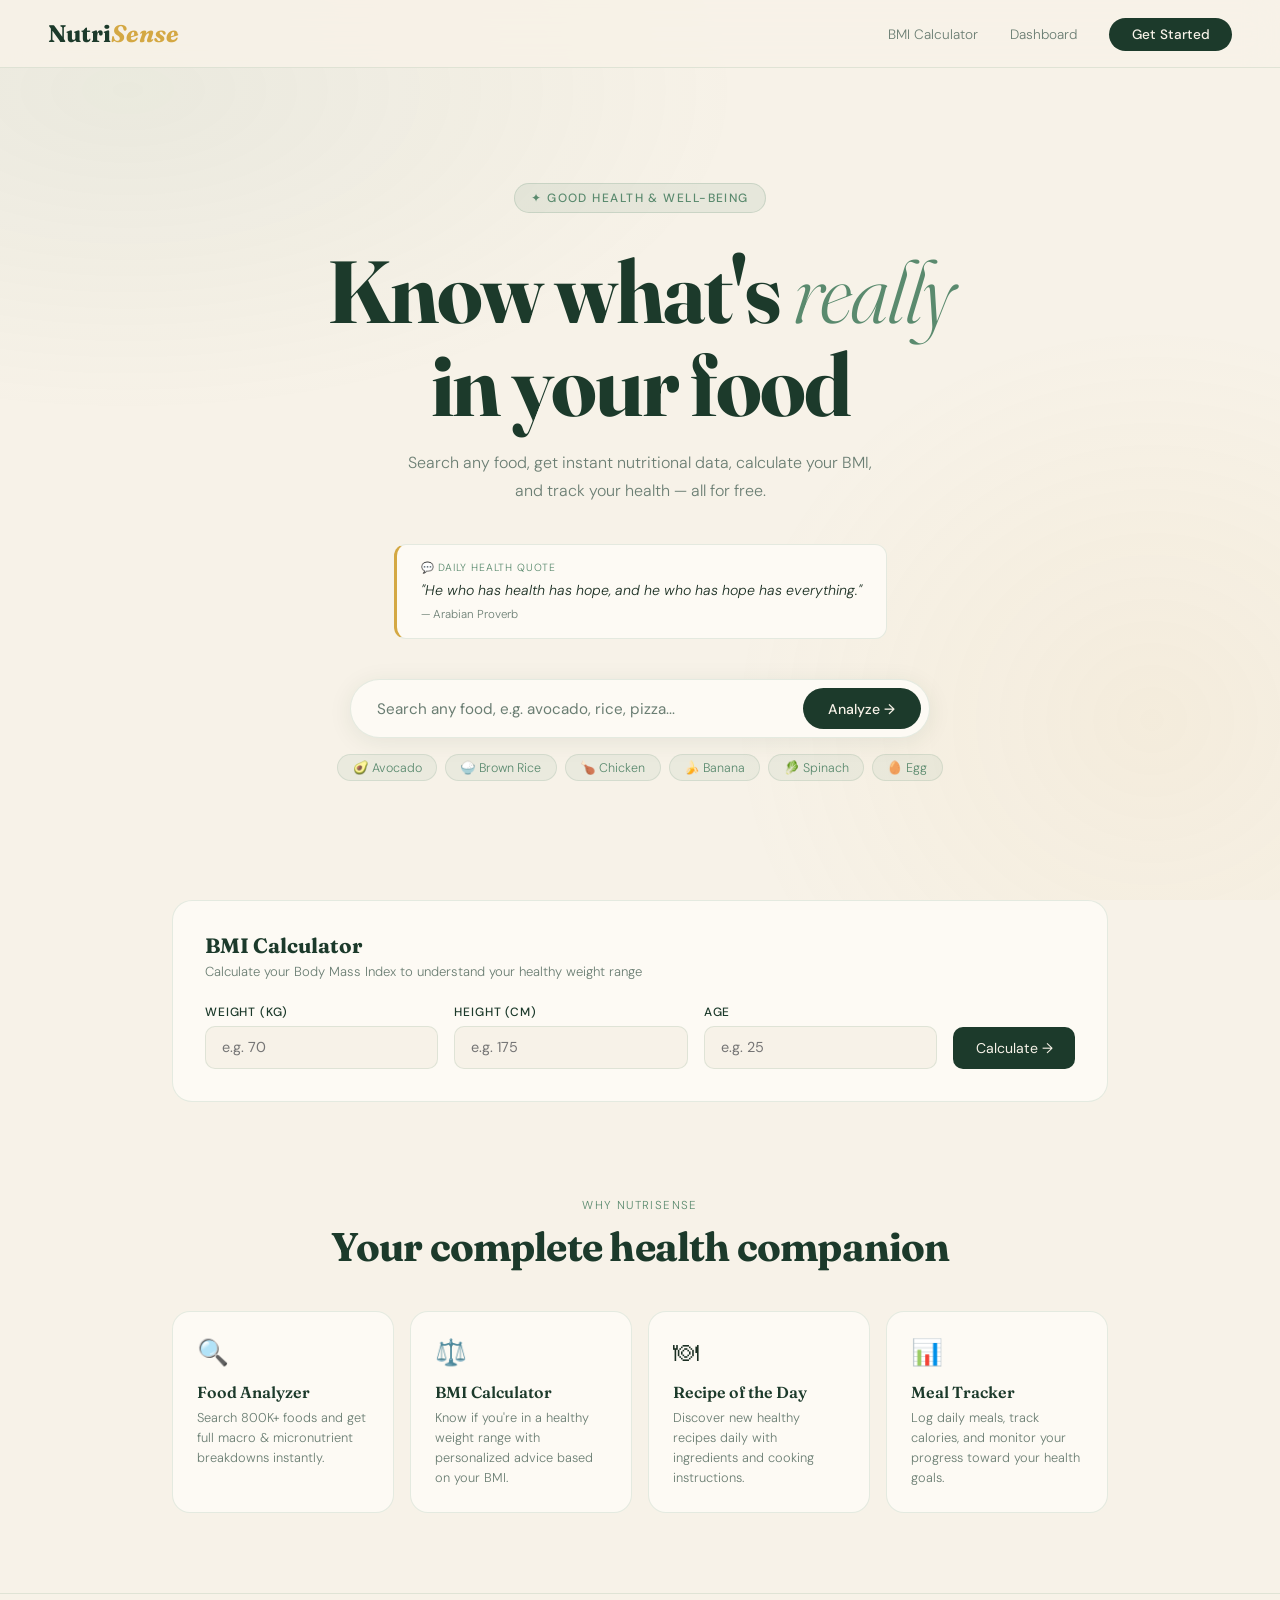
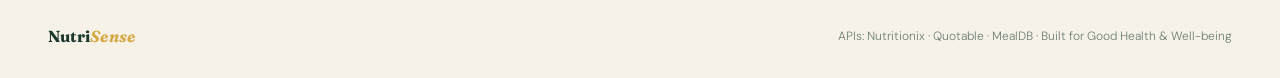
<file: frontend/index.html>
<!DOCTYPE html>
<html lang="en">

<head>
  <meta charset="UTF-8" />
  <meta name="viewport" content="width=device-width, initial-scale=1.0" />
  <title>NutriSense — Good Health & Well-being</title>
  <link
    href="https://fonts.googleapis.com/css2?family=Fraunces:ital,wght@0,300;0,400;0,600;0,700;1,300;1,400&family=DM+Sans:wght@300;400;500&display=swap"
    rel="stylesheet" />
  <link rel="stylesheet" href="style.css" />
  <style>
    body {
      overflow-x: hidden;
    }

    nav {
      position: fixed;
      top: 0;
      left: 0;
      right: 0;
      z-index: 100;
      display: flex;
      align-items: center;
      justify-content: space-between;
      padding: 1.2rem 3rem;
      background: rgba(247, 242, 232, 0.88);
      backdrop-filter: blur(16px);
      border-bottom: 1px solid var(--border);
    }

    .nav-logo {
      font-family: 'Fraunces', serif;
      font-size: 1.5rem;
      font-weight: 700;
      color: var(--forest);
    }

    .nav-logo span {
      color: var(--gold);
      font-style: italic;
    }

    .nav-links {
      display: flex;
      gap: 2rem;
      list-style: none;
    }

    .nav-links a {
      text-decoration: none;
      font-size: 0.85rem;
      color: var(--muted);
      transition: color 0.2s;
    }

    .nav-links a:hover {
      color: var(--forest);
    }

    .nav-cta {
      background: var(--forest);
      color: var(--cream) !important;
      padding: 0.5rem 1.4rem;
      border-radius: 100px;
      font-weight: 500 !important;
    }

    .hero {
      min-height: 100vh;
      display: flex;
      flex-direction: column;
      align-items: center;
      justify-content: center;
      padding: 8rem 2rem 4rem;
      text-align: center;
      position: relative;
      z-index: 1;
    }

    .hero-eyebrow {
      display: inline-flex;
      align-items: center;
      gap: 0.5rem;
      font-size: 0.75rem;
      font-weight: 500;
      letter-spacing: 0.12em;
      text-transform: uppercase;
      color: var(--sage);
      background: rgba(90, 138, 110, 0.1);
      border: 1px solid rgba(90, 138, 110, 0.2);
      padding: 0.4rem 1rem;
      border-radius: 100px;
      margin-bottom: 2rem;
    }

    .hero-title {
      font-family: 'Fraunces', serif;
      font-size: clamp(2.8rem, 7vw, 5.5rem);
      font-weight: 700;
      line-height: 1.05;
      color: var(--forest);
      margin-bottom: 1.2rem;
    }

    .hero-title em {
      font-style: italic;
      font-weight: 300;
      color: var(--sage);
    }

    .hero-sub {
      font-size: 1rem;
      color: var(--muted);
      max-width: 480px;
      line-height: 1.7;
      margin-bottom: 2.5rem;
    }

    .quote-box {
      background: var(--warm-white);
      border: 1px solid var(--border);
      border-left: 3px solid var(--gold);
      border-radius: 12px;
      padding: 1rem 1.5rem;
      max-width: 520px;
      margin-bottom: 2.5rem;
      text-align: left;
    }

    .quote-text {
      font-size: 0.88rem;
      color: var(--text);
      font-style: italic;
      line-height: 1.6;
    }

    .quote-author {
      font-size: 0.72rem;
      color: var(--muted);
      margin-top: 0.4rem;
    }

    .quote-tag {
      font-size: 0.65rem;
      color: var(--sage);
      text-transform: uppercase;
      letter-spacing: 0.08em;
      margin-bottom: 0.3rem;
    }

    .search-wrap {
      width: 100%;
      max-width: 580px;
      margin-bottom: 1rem;
    }

    .search-box {
      display: flex;
      align-items: center;
      background: var(--warm-white);
      border: 1.5px solid var(--border);
      border-radius: 100px;
      padding: 0.5rem 0.5rem 0.5rem 1.6rem;
      box-shadow: 0 4px 24px rgba(28, 58, 43, 0.08);
      transition: border-color 0.2s, box-shadow 0.2s;
    }

    .search-box:focus-within {
      border-color: var(--sage);
      box-shadow: 0 4px 24px rgba(28, 58, 43, 0.12), 0 0 0 4px rgba(90, 138, 110, 0.07);
    }

    .search-box input {
      flex: 1;
      border: none;
      background: transparent;
      font-family: 'DM Sans', sans-serif;
      font-size: 0.95rem;
      color: var(--text);
      outline: none;
    }

    .search-box input::placeholder {
      color: var(--muted);
    }

    .search-btn {
      background: var(--forest);
      color: var(--cream);
      border: none;
      padding: 0.7rem 1.6rem;
      border-radius: 100px;
      font-family: 'DM Sans', sans-serif;
      font-size: 0.88rem;
      font-weight: 500;
      cursor: pointer;
      transition: background 0.2s;
      white-space: nowrap;
    }

    .search-btn:hover {
      background: var(--moss);
    }

    .quick-tags {
      display: flex;
      gap: 0.5rem;
      flex-wrap: wrap;
      justify-content: center;
    }

    .tag {
      background: rgba(90, 138, 110, 0.08);
      border: 1px solid rgba(90, 138, 110, 0.15);
      color: var(--sage);
      padding: 0.3rem 0.9rem;
      border-radius: 100px;
      font-size: 0.78rem;
      cursor: pointer;
      transition: all 0.2s;
    }

    .tag:hover {
      background: var(--sage);
      color: white;
    }

    #results-section {
      display: none;
      max-width: 1000px;
      margin: 0 auto;
      padding: 1rem 2rem 4rem;
      position: relative;
      z-index: 1;
    }

    #results-section.visible {
      display: block;
    }

    .results-label {
      font-size: 0.75rem;
      color: var(--muted);
      text-transform: uppercase;
      letter-spacing: 0.1em;
      margin-bottom: 1rem;
    }

    .results-grid {
      display: grid;
      grid-template-columns: repeat(auto-fill, minmax(260px, 1fr));
      gap: 1rem;
      margin-bottom: 1.5rem;
    }

    .food-card {
      background: var(--warm-white);
      border: 1px solid var(--border);
      border-radius: 18px;
      padding: 1.4rem;
      cursor: pointer;
      transition: all 0.2s;
      animation: fadeUp 0.4s ease both;
    }

    .food-card:hover {
      transform: translateY(-2px);
      box-shadow: 0 8px 24px rgba(28, 58, 43, 0.09);
      border-color: var(--sage);
    }

    .food-card.selected {
      border-color: var(--sage);
      box-shadow: 0 0 0 3px rgba(90, 138, 110, 0.1);
    }

    .food-name {
      font-family: 'Fraunces', serif;
      font-size: 1.05rem;
      font-weight: 600;
      color: var(--forest);
      margin-bottom: 0.8rem;
    }

    .food-pills {
      display: flex;
      flex-wrap: wrap;
      gap: 0.35rem;
    }

    #detail-panel {
      display: none;
      background: var(--forest);
      border-radius: 22px;
      padding: 2rem;
      color: var(--cream);
      margin-bottom: 1.5rem;
    }

    #detail-panel.visible {
      display: grid;
      grid-template-columns: 1fr 1fr;
      gap: 2rem;
    }

    .d-title {
      font-family: 'Fraunces', serif;
      font-size: 1.8rem;
      font-weight: 700;
      margin-bottom: 0.2rem;
    }

    .d-serving {
      font-size: 0.75rem;
      opacity: 0.5;
      text-transform: uppercase;
      letter-spacing: 0.08em;
      margin-bottom: 1.2rem;
    }

    .d-cal {
      font-family: 'Fraunces', serif;
      font-size: 4rem;
      font-weight: 700;
      color: var(--gold);
      line-height: 1;
    }

    .d-cal-lbl {
      font-size: 0.72rem;
      opacity: 0.5;
      text-transform: uppercase;
      letter-spacing: 0.1em;
    }

    .macro-bars {
      margin-top: 1.2rem;
      display: flex;
      flex-direction: column;
      gap: 0.7rem;
    }

    .macro-row {
      display: flex;
      align-items: center;
      gap: 0.8rem;
    }

    .macro-nm {
      font-size: 0.75rem;
      opacity: 0.6;
      width: 70px;
    }

    .macro-bw {
      flex: 1;
      height: 5px;
      background: rgba(255, 255, 255, 0.1);
      border-radius: 100px;
      overflow: hidden;
    }

    .macro-bf {
      height: 100%;
      border-radius: 100px;
      transition: width 0.8s cubic-bezier(0.16, 1, 0.3, 1);
    }

    .macro-vl {
      font-size: 0.75rem;
      min-width: 45px;
      text-align: right;
    }

    .nutri-grid {
      display: grid;
      grid-template-columns: 1fr 1fr;
      gap: 0.7rem;
      margin-bottom: 1rem;
    }

    .nutri-item {
      background: rgba(255, 255, 255, 0.06);
      border-radius: 10px;
      padding: 0.7rem;
    }

    .nutri-nm {
      font-size: 0.65rem;
      opacity: 0.5;
      text-transform: uppercase;
      letter-spacing: 0.07em;
    }

    .nutri-vl {
      font-family: 'Fraunces', serif;
      font-size: 1.1rem;
      font-weight: 600;
      margin-top: 0.1rem;
    }

    .score-box {
      background: rgba(168, 213, 181, 0.1);
      border: 1px solid rgba(168, 213, 181, 0.2);
      border-radius: 14px;
      padding: 1rem;
      text-align: center;
    }

    .score-num {
      font-family: 'Fraunces', serif;
      font-size: 2.8rem;
      font-weight: 700;
      color: var(--mint);
      line-height: 1;
    }

    .score-lbl {
      font-size: 0.65rem;
      opacity: 0.5;
      text-transform: uppercase;
      letter-spacing: 0.08em;
    }

    .score-txt {
      font-size: 0.78rem;
      opacity: 0.6;
      margin-top: 0.3rem;
    }

    .bmi-section {
      position: relative;
      z-index: 1;
      max-width: 1000px;
      margin: 0 auto;
      padding: 0 2rem 4rem;
    }

    .bmi-card {
      background: var(--warm-white);
      border: 1px solid var(--border);
      border-radius: 20px;
      padding: 2rem;
    }

    .section-title {
      font-family: 'Fraunces', serif;
      font-size: 1.3rem;
      font-weight: 700;
      color: var(--forest);
      margin-bottom: 0.3rem;
    }

    .section-sub {
      font-size: 0.82rem;
      color: var(--muted);
      margin-bottom: 1.5rem;
    }

    .bmi-inputs {
      display: grid;
      grid-template-columns: 1fr 1fr 1fr auto;
      gap: 1rem;
      align-items: end;
    }

    .bmi-inputs label {
      font-size: 0.75rem;
      font-weight: 500;
      text-transform: uppercase;
      letter-spacing: 0.07em;
      color: var(--forest);
      display: block;
      margin-bottom: 0.4rem;
    }

    .bmi-inputs input {
      width: 100%;
      background: var(--cream);
      border: 1.5px solid var(--border);
      border-radius: 10px;
      padding: 0.7rem 1rem;
      font-family: 'DM Sans', sans-serif;
      font-size: 0.9rem;
      color: var(--text);
      outline: none;
      transition: border-color 0.2s;
    }

    .bmi-inputs input:focus {
      border-color: var(--sage);
    }

    .bmi-calc-btn {
      background: var(--forest);
      color: var(--cream);
      border: none;
      border-radius: 10px;
      padding: 0.75rem 1.4rem;
      font-family: 'DM Sans', sans-serif;
      font-size: 0.88rem;
      cursor: pointer;
      white-space: nowrap;
      transition: background 0.2s;
    }

    .bmi-calc-btn:hover {
      background: var(--moss);
    }

    #bmi-result {
      display: none;
      margin-top: 1.5rem;
      padding: 1.2rem;
      background: var(--cream);
      border-radius: 14px;
      border: 1px solid var(--border);
    }

    #bmi-result.visible {
      display: flex;
      align-items: center;
      gap: 1.5rem;
    }

    .bmi-num {
      font-family: 'Fraunces', serif;
      font-size: 3rem;
      font-weight: 700;
      line-height: 1;
    }

    .bmi-category {
      font-size: 0.85rem;
      color: var(--muted);
    }

    .bmi-advice {
      font-size: 0.82rem;
      color: var(--text);
      line-height: 1.5;
      max-width: 380px;
    }

    .features {
      position: relative;
      z-index: 1;
      max-width: 1000px;
      margin: 0 auto;
      padding: 2rem 2rem 5rem;
    }

    .features-grid {
      display: grid;
      grid-template-columns: repeat(auto-fit, minmax(220px, 1fr));
      gap: 1rem;
    }

    .feature-card {
      background: var(--warm-white);
      border: 1px solid var(--border);
      border-radius: 18px;
      padding: 1.5rem;
      transition: transform 0.2s, box-shadow 0.2s;
    }

    .feature-card:hover {
      transform: translateY(-3px);
      box-shadow: 0 10px 30px rgba(28, 58, 43, 0.08);
    }

    .feature-icon {
      font-size: 1.6rem;
      margin-bottom: 0.8rem;
    }

    .feature-name {
      font-family: 'Fraunces', serif;
      font-size: 1rem;
      font-weight: 600;
      color: var(--forest);
      margin-bottom: 0.4rem;
    }

    .feature-desc {
      font-size: 0.8rem;
      color: var(--muted);
      line-height: 1.55;
    }

    footer {
      position: relative;
      z-index: 1;
      border-top: 1px solid var(--border);
      padding: 2rem 3rem;
      display: flex;
      align-items: center;
      justify-content: space-between;
    }

    .footer-logo {
      font-family: 'Fraunces', serif;
      font-weight: 700;
      color: var(--forest);
    }

    .footer-logo span {
      color: var(--gold);
      font-style: italic;
    }

    .footer-note {
      font-size: 0.75rem;
      color: var(--muted);
    }

    @media (max-width: 700px) {
      nav {
        padding: 1rem 1.5rem;
      }

      .nav-links {
        display: none;
      }

      #detail-panel.visible {
        grid-template-columns: 1fr;
      }

      .bmi-inputs {
        grid-template-columns: 1fr 1fr;
      }

      footer {
        flex-direction: column;
        gap: 0.8rem;
        text-align: center;
      }
    }
  </style>
</head>

<body class="bg-texture">

  <nav>
    <div class="nav-logo">Nutri<span>Sense</span></div>
    <ul class="nav-links">
      <li><a href="login.html">BMI Calculator</a></li>
      <li><a href="login.html">Dashboard</a></li>
      <li><a href="login.html" class="nav-cta">Get Started</a></li>
    </ul>
  </nav>

  <section class="hero">
    <div class="hero-eyebrow">✦ Good Health & Well-being</div>
    <h1 class="hero-title anim">Know what's <em>really</em><br />in your food</h1>
    <p class="hero-sub anim anim-d1">Search any food, get instant nutritional data, calculate your BMI, and track your
      health — all for free.</p>

    <div class="quote-box anim anim-d2">
      <div class="quote-tag">💬 Daily Health Quote</div>
      <div class="quote-text" id="quote-text">Loading inspirational quote...</div>
      <div class="quote-author" id="quote-author"></div>
    </div>

    <div class="search-wrap anim anim-d3">
      <div class="search-box">
        <input type="text" id="fake-search" placeholder="Search any food, e.g. avocado, rice, pizza..." readonly />
        <button class="search-btn" onclick="window.location.href='login.html'">Analyze →</button>
      </div>
    </div>

    <div class="quick-tags anim anim-d4">
      <span class="tag" onclick="window.location.href='login.html'">🥑 Avocado</span>
      <span class="tag" onclick="window.location.href='login.html'">🍚 Brown Rice</span>
      <span class="tag" onclick="window.location.href='login.html'">🍗 Chicken</span>
      <span class="tag" onclick="window.location.href='login.html'">🍌 Banana</span>
      <span class="tag" onclick="window.location.href='login.html'">🥬 Spinach</span>
      <span class="tag" onclick="window.location.href='login.html'">🥚 Egg</span>
    </div>
  </section>

  <!-- Results section removed from landing page (informational only) -->

  <div class="bmi-section" id="bmi-section">
    <div class="bmi-card">
      <div class="section-title">BMI Calculator</div>
      <div class="section-sub">Calculate your Body Mass Index to understand your healthy weight range</div>
      <div class="bmi-inputs">
        <div>
          <label>Weight (kg)</label>
          <input type="number" placeholder="e.g. 70" readonly />
        </div>
        <div>
          <label>Height (cm)</label>
          <input type="number" placeholder="e.g. 175" readonly />
        </div>
        <div>
          <label>Age</label>
          <input type="number" placeholder="e.g. 25" readonly />
        </div>
        <button class="bmi-calc-btn" onclick="window.location.href='login.html'">Calculate →</button>
      </div>
    </div>
  </div>

  <section class="features">
    <div style="text-align:center;margin-bottom:2.5rem">
      <div
        style="font-size:0.72rem;text-transform:uppercase;letter-spacing:0.12em;color:var(--sage);margin-bottom:0.6rem">
        Why NutriSense</div>
      <h2 style="font-family:'Fraunces',serif;font-size:clamp(1.8rem,4vw,2.5rem);color:var(--forest);font-weight:700">
        Your complete health companion</h2>
    </div>
    <div class="features-grid">
      <div class="feature-card">
        <div class="feature-icon">🔍</div>
        <div class="feature-name">Food Analyzer</div>
        <div class="feature-desc">Search 800K+ foods and get full macro & micronutrient breakdowns instantly.</div>
      </div>
      <div class="feature-card">
        <div class="feature-icon">⚖️</div>
        <div class="feature-name">BMI Calculator</div>
        <div class="feature-desc">Know if you're in a healthy weight range with personalized advice based on your BMI.
        </div>
      </div>
      <div class="feature-card">
        <div class="feature-icon">🍽</div>
        <div class="feature-name">Recipe of the Day</div>
        <div class="feature-desc">Discover new healthy recipes daily with ingredients and cooking instructions.</div>
      </div>
      <div class="feature-card">
        <div class="feature-icon">📊</div>
        <div class="feature-name">Meal Tracker</div>
        <div class="feature-desc">Log daily meals, track calories, and monitor your progress toward your health goals.
        </div>
      </div>
    </div>
  </section>

  <footer>
    <div class="footer-logo">Nutri<span>Sense</span></div>
    <div class="footer-note">APIs: Nutritionix · Quotable · MealDB · Built for Good Health & Well-being</div>
  </footer>

  <div id="toast"></div>

  <script>
    // =============================================
    // AUTH GUARD — redirect to login if not signed in
    // =============================================
    const sessionUser = sessionStorage.getItem('ns_user');
    // Dashboard link requires login
    document.querySelectorAll('a[href="dashboard.html"]').forEach(a => {
      a.href = 'login.html';
    });

    // =============================================
    // QUOTABLE API — Free, no key needed
    // =============================================
    async function loadQuote() {
      try {
        const res = await fetch('https://api.quotable.io/random?tags=health|happiness|inspirational');
        if (!res.ok) throw new Error();
        const data = await res.json();
        document.getElementById('quote-text').textContent = '"' + data.content + '"';
        document.getElementById('quote-author').textContent = '— ' + data.author;
      } catch {
        const fallbacks = [
          { q: '"Let food be thy medicine and medicine be thy food."', a: '— Hippocrates' },
          { q: '"Take care of your body. It\'s the only place you have to live."', a: '— Jim Rohn' },
          { q: '"He who has health has hope, and he who has hope has everything."', a: '— Arabian Proverb' },
        ];
        const pick = fallbacks[Math.floor(Math.random() * fallbacks.length)];
        document.getElementById('quote-text').textContent = pick.q;
        document.getElementById('quote-author').textContent = pick.a;
      }
    }
    loadQuote();

    // Landing page is now purely informational.
    // Search and BMI logic moved to analyzer.html (accessible after login).
  </script>
</body>

</html>
</file>
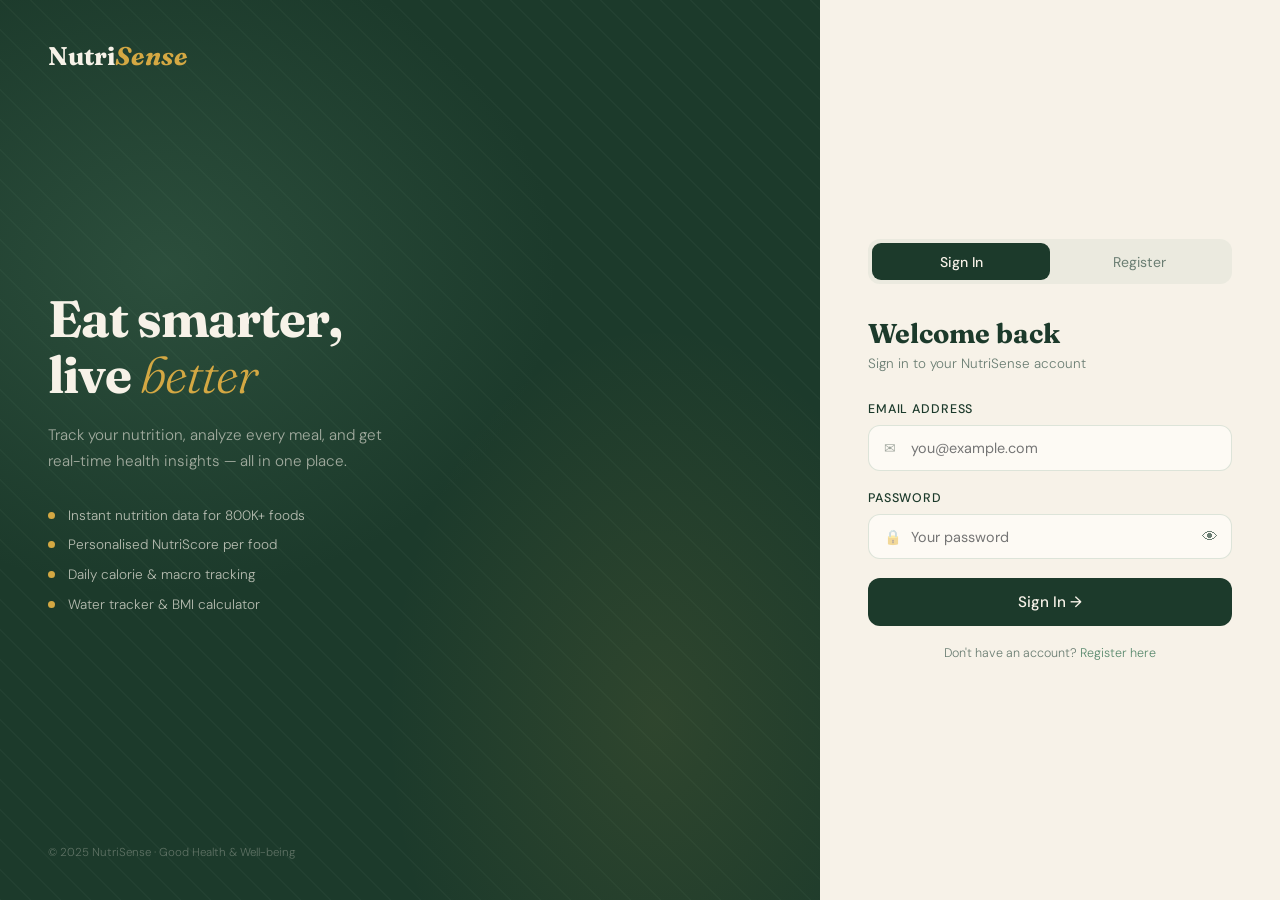
<file: frontend/analyzer.html>
<!DOCTYPE html>
<html lang="en">

<head>
    <meta charset="UTF-8" />
    <meta name="viewport" content="width=device-width, initial-scale=1.0" />
    <title>NutriSense — Food Analyzer</title>
    <link
        href="https://fonts.googleapis.com/css2?family=Fraunces:ital,wght@0,300;0,400;0,600;0,700;1,300;1,400&family=DM+Sans:wght@300;400;500&display=swap"
        rel="stylesheet" />
    <link rel="stylesheet" href="style.css" />
    <style>
        body {
            display: flex;
            min-height: 100vh;
            background: var(--cream);
        }

        .sidebar {
            width: 220px;
            background: var(--forest);
            display: flex;
            flex-direction: column;
            padding: 1.8rem 1rem;
            position: fixed;
            top: 0;
            bottom: 0;
            left: 0;
            z-index: 50;
        }

        .sidebar::before {
            content: '';
            position: absolute;
            inset: 0;
            background: radial-gradient(ellipse 100% 50% at 50% 0%, rgba(90, 138, 110, 0.2) 0%, transparent 70%);
            pointer-events: none;
        }

        .s-logo {
            font-family: 'Fraunces', serif;
            font-size: 1.3rem;
            font-weight: 700;
            color: var(--cream);
            margin-bottom: 2rem;
            padding-left: 0.5rem;
            position: relative;
            z-index: 1;
        }

        .s-logo span {
            color: var(--gold);
            font-style: italic;
        }

        .s-section {
            font-size: 0.62rem;
            text-transform: uppercase;
            letter-spacing: 0.12em;
            color: rgba(168, 213, 181, 0.35);
            margin: 1rem 0 0.4rem 0.5rem;
            position: relative;
            z-index: 1;
        }

        .s-item {
            display: flex;
            align-items: center;
            gap: 0.6rem;
            padding: 0.65rem 0.7rem;
            border-radius: 10px;
            color: rgba(247, 242, 232, 0.55);
            text-decoration: none;
            font-size: 0.85rem;
            margin-bottom: 0.15rem;
            cursor: pointer;
            transition: all 0.2s;
            position: relative;
            z-index: 1;
        }

        .s-item:hover {
            background: rgba(255, 255, 255, 0.06);
            color: var(--cream);
        }

        .s-item.active {
            background: rgba(168, 213, 181, 0.12);
            color: var(--mint);
        }

        .s-icon {
            width: 18px;
            text-align: center;
        }

        .sidebar-spacer {
            flex: 1;
        }

        .s-user {
            position: relative;
            z-index: 1;
            background: rgba(255, 255, 255, 0.06);
            border-radius: 12px;
            padding: 0.8rem;
            display: flex;
            align-items: center;
            gap: 0.6rem;
            cursor: pointer;
        }

        .s-avatar {
            width: 32px;
            height: 32px;
            background: var(--gold);
            border-radius: 50%;
            display: flex;
            align-items: center;
            justify-content: center;
            font-family: 'Fraunces', serif;
            font-weight: 700;
            font-size: 0.85rem;
            color: var(--forest);
            flex-shrink: 0;
        }

        .s-uname {
            font-size: 0.8rem;
            color: var(--cream);
            font-weight: 500;
        }

        .s-uemail {
            font-size: 0.65rem;
            color: rgba(247, 242, 232, 0.35);
        }

        .main {
            margin-left: 220px;
            flex: 1;
            display: flex;
            flex-direction: column;
        }

        .topbar {
            background: rgba(247, 242, 232, 0.92);
            backdrop-filter: blur(12px);
            border-bottom: 1px solid var(--border);
            padding: 1rem 2rem;
            display: flex;
            align-items: center;
            justify-content: space-between;
            position: sticky;
            top: 0;
            z-index: 40;
        }

        .topbar h1 {
            font-family: 'Fraunces', serif;
            font-size: 1.2rem;
            font-weight: 700;
            color: var(--forest);
        }

        .content {
            padding: 1.8rem;
            flex: 1;
            max-width: 1000px;
            margin: 0 auto;
            width: 100%;
        }

        /* Reuse styles from index.html for the analyzer part */
        .search-box {
            display: flex;
            align-items: center;
            background: var(--warm-white);
            border: 1.5px solid var(--border);
            border-radius: 100px;
            padding: 0.5rem 0.5rem 0.5rem 1.6rem;
            box-shadow: 0 4px 24px rgba(28, 58, 43, 0.08);
            margin-bottom: 1.5rem;
        }

        .search-box input {
            flex: 1;
            border: none;
            background: transparent;
            font-family: 'DM Sans', sans-serif;
            font-size: 0.95rem;
            outline: none;
        }

        .search-btn {
            background: var(--forest);
            color: var(--cream);
            border: none;
            padding: 0.7rem 1.6rem;
            border-radius: 100px;
            cursor: pointer;
            font-weight: 500;
        }

        .quick-tags {
            display: flex;
            gap: 0.5rem;
            flex-wrap: wrap;
            margin-bottom: 2rem;
        }

        .tag {
            background: rgba(90, 138, 110, 0.08);
            border: 1px solid rgba(90, 138, 110, 0.15);
            color: var(--sage);
            padding: 0.3rem 0.9rem;
            border-radius: 100px;
            font-size: 0.78rem;
            cursor: pointer;
            transition: all 0.2s;
        }

        .tag:hover {
            background: var(--sage);
            color: white;
        }

        #results-section {
            display: none;
            margin-bottom: 3rem;
        }

        #results-section.visible {
            display: block;
        }

        .results-grid {
            display: grid;
            grid-template-columns: repeat(auto-fill, minmax(260px, 1fr));
            gap: 1rem;
            margin-bottom: 1.5rem;
        }

        .food-card {
            background: var(--warm-white);
            border: 1px solid var(--border);
            border-radius: 18px;
            padding: 1.4rem;
            cursor: pointer;
            transition: all 0.2s;
        }

        .food-card:hover {
            transform: translateY(-2px);
            box-shadow: 0 8px 24px rgba(28, 58, 43, 0.09);
            border-color: var(--sage);
        }

        .food-card.selected {
            border-color: var(--sage);
            box-shadow: 0 0 0 3px rgba(90, 138, 110, 0.1);
        }

        .food-name {
            font-family: 'Fraunces', serif;
            font-size: 1.05rem;
            font-weight: 600;
            color: var(--forest);
            margin-bottom: 0.8rem;
        }

        .food-pills {
            display: flex;
            flex-wrap: wrap;
            gap: 0.35rem;
        }

        #detail-panel {
            display: none;
            background: var(--forest);
            border-radius: 22px;
            padding: 2rem;
            color: var(--cream);
            margin-bottom: 3rem;
            position: relative;
        }

        #detail-panel.visible {
            display: grid;
            grid-template-columns: 1fr 1fr;
            gap: 2rem;
        }

        .d-title {
            font-family: 'Fraunces', serif;
            font-size: 1.8rem;
            font-weight: 700;
            margin-bottom: 0.2rem;
        }

        .d-serving {
            font-size: 0.75rem;
            opacity: 0.5;
            text-transform: uppercase;
            letter-spacing: 0.08em;
            margin-bottom: 1.2rem;
        }

        .d-cal {
            font-family: 'Fraunces', serif;
            font-size: 4rem;
            font-weight: 700;
            color: var(--gold);
            line-height: 1;
        }

        .macro-bars {
            margin-top: 1.2rem;
            display: flex;
            flex-direction: column;
            gap: 0.7rem;
        }

        .macro-row {
            display: flex;
            align-items: center;
            gap: 0.8rem;
        }

        .macro-nm {
            font-size: 0.75rem;
            opacity: 0.6;
            width: 70px;
        }

        .macro-bw {
            flex: 1;
            height: 5px;
            background: rgba(255, 255, 255, 0.1);
            border-radius: 100px;
            overflow: hidden;
        }

        .macro-bf {
            height: 100%;
            border-radius: 100px;
            transition: width 0.8s cubic-bezier(0.16, 1, 0.3, 1);
        }

        .macro-vl {
            font-size: 0.75rem;
            min-width: 45px;
            text-align: right;
        }

        .nutri-grid {
            display: grid;
            grid-template-columns: 1fr 1fr;
            gap: 0.7rem;
            margin-bottom: 1rem;
        }

        .nutri-item {
            background: rgba(255, 255, 255, 0.06);
            border-radius: 10px;
            padding: 0.7rem;
        }

        .nutri-nm {
            font-size: 0.65rem;
            opacity: 0.5;
            text-transform: uppercase;
            letter-spacing: 0.07em;
        }

        .nutri-vl {
            font-family: 'Fraunces', serif;
            font-size: 1.1rem;
            font-weight: 600;
            margin-top: 0.1rem;
        }

        .score-box {
            background: rgba(168, 213, 181, 0.1);
            border: 1px solid rgba(168, 213, 181, 0.2);
            border-radius: 14px;
            padding: 1rem;
            text-align: center;
        }

        .score-num {
            font-family: 'Fraunces', serif;
            font-size: 2.8rem;
            font-weight: 700;
            color: var(--mint);
            line-height: 1;
        }

        .score-txt {
            font-size: 0.78rem;
            opacity: 0.6;
            margin-top: 0.3rem;
        }

        .add-to-log-btn {
            position: absolute;
            bottom: 2rem;
            right: 2rem;
            background: var(--gold);
            color: var(--forest);
            border: none;
            padding: 0.8rem 1.5rem;
            border-radius: 100px;
            font-weight: 600;
            cursor: pointer;
            font-family: 'DM Sans', sans-serif;
            transition: all 0.2s;
        }

        .add-to-log-btn:hover {
            transform: scale(1.05);
            box-shadow: 0 4px 15px rgba(212, 168, 67, 0.3);
        }

        /* BMI Section */
        .bmi-card {
            background: var(--warm-white);
            border: 1px solid var(--border);
            border-radius: 20px;
            padding: 2rem;
        }

        .bmi-inputs {
            display: grid;
            grid-template-columns: 1fr 1fr 1fr auto;
            gap: 1rem;
            align-items: end;
        }

        .bmi-inputs input {
            width: 100%;
            background: var(--cream);
            border: 1.5px solid var(--border);
            border-radius: 10px;
            padding: 0.7rem 1rem;
            font-family: 'DM Sans', sans-serif;
            outline: none;
        }

        .bmi-calc-btn {
            background: var(--forest);
            color: var(--cream);
            border: none;
            border-radius: 10px;
            padding: 0.75rem 1.4rem;
            cursor: pointer;
        }

        #bmi-result {
            display: none;
            margin-top: 1.5rem;
            padding: 1.2rem;
            background: var(--cream);
            border-radius: 14px;
            border: 1px solid var(--border);
            align-items: center;
            gap: 1.5rem;
        }

        #bmi-result.visible {
            display: flex;
        }

        .bmi-num {
            font-family: 'Fraunces', serif;
            font-size: 3rem;
            font-weight: 700;
            line-height: 1;
        }

        .bmi-advice {
            font-size: 0.82rem;
            color: var(--text);
            line-height: 1.5;
            max-width: 380px;
        }

        @media (max-width: 1050px) {
            .sidebar {
                display: none;
            }

            .main {
                margin-left: 0;
            }

            #detail-panel.visible {
                grid-template-columns: 1fr;
            }

            .bmi-inputs {
                grid-template-columns: 1fr 1fr;
            }

            .add-to-log-btn {
                position: static;
                margin-top: 1rem;
                width: 100%;
            }
        }
    </style>
</head>

<body>

    <aside class="sidebar">
        <div class="s-logo" style="cursor: pointer;" onclick="window.location.href='index.html'">Nutri<span>Sense</span>
        </div>
        <div class="s-section">Main</div>
        <div class="s-item" onclick="window.location.href='dashboard.html'"><span class="s-icon">🏠</span> Dashboard
        </div>
        <div class="s-item active"><span class="s-icon">🔍</span> Food Analyzer</div>
        <div class="s-section">Tools</div>
        <div class="s-item"><span class="s-icon">⚖️</span> BMI Calculator</div>
        <div class="sidebar-spacer"></div>
        <div class="s-item" onclick="logout()"><span class="s-icon">🚪</span> Sign Out</div>
        <div class="s-user">
            <div class="s-avatar" id="s-avatar">?</div>
            <div>
                <div class="s-uname" id="s-uname">Guest</div>
                <div class="s-uemail" id="s-uemail">guest@example.com</div>
            </div>
        </div>
    </aside>

    <div class="main">
        <div class="topbar">
            <h1>Food Analyzer 🔍</h1>
            <div id="today-date" style="font-size: 0.85rem; color: var(--muted);"></div>
        </div>

        <div class="content">
            <div class="search-box">
                <input type="text" id="search-input" placeholder="Search any food (e.g. Avocado, Salmon)..."
                    onkeydown="if(event.key==='Enter') searchFood()" />
                <button class="search-btn" onclick="searchFood()">Analyze →</button>
            </div>

            <div class="quick-tags">
                <span class="tag" onclick="quickSearch('avocado')">🥑 Avocado</span>
                <span class="tag" onclick="quickSearch('brown rice')">🍚 Brown Rice</span>
                <span class="tag" onclick="quickSearch('chicken breast')">🍗 Chicken</span>
                <span class="tag" onclick="quickSearch('banana')">🍌 Banana</span>
                <span class="tag" onclick="quickSearch('spinach')">🥬 Spinach</span>
                <span class="tag" onclick="quickSearch('egg')">🥚 Egg</span>
            </div>

            <div id="results-section">
                <p style="font-size: 0.75rem; color: var(--muted); text-transform: uppercase; letter-spacing: 0.1em; margin-bottom: 1rem;"
                    id="results-label">Results</p>
                <div class="results-grid" id="results-grid"></div>

                <div id="detail-panel">
                    <div>
                        <div class="d-title" id="d-name">—</div>
                        <div class="d-serving" id="d-serving">per 100g</div>
                        <div class="d-cal" id="d-cal">—</div>
                        <div
                            style="font-size: 0.72rem; opacity: 0.5; text-transform: uppercase; letter-spacing: 0.1em;">
                            Calories (kcal)</div>
                        <div class="macro-bars" id="macro-bars"></div>
                    </div>
                    <div>
                        <div class="nutri-grid" id="nutri-grid"></div>
                        <div class="score-box">
                            <div
                                style="font-size: 0.65rem; opacity: 0.5; text-transform: uppercase; letter-spacing: 0.08em;">
                                NutriScore</div>
                            <div class="score-num" id="d-score">—</div>
                            <div class="score-txt" id="d-score-txt">—</div>
                        </div>
                        <button class="add-to-log-btn" id="add-to-log-trigger">+ Add to Meal Log</button>
                    </div>
                </div>
            </div>

            <div class="bmi-card">
                <h2 style="font-family:'Fraunces',serif; font-size:1.3rem; color:var(--forest); margin-bottom:0.3rem;">
                    BMI Calculator</h2>
                <p style="font-size:0.82rem; color:var(--muted); margin-bottom:1.5rem;">Calculate your Body Mass Index
                    for healthy weight advice</p>
                <div class="bmi-inputs">
                    <div>
                        <label style="font-size:0.75rem; font-weight:500; color:var(--forest);">Weight (kg)</label>
                        <input type="number" id="bmi-weight" placeholder="e.g. 70" min="20" max="300" />
                    </div>
                    <div>
                        <label style="font-size:0.75rem; font-weight:500; color:var(--forest);">Height (cm)</label>
                        <input type="number" id="bmi-height" placeholder="e.g. 175" min="100" max="250" />
                    </div>
                    <div>
                        <label style="font-size:0.75rem; font-weight:500; color:var(--forest);">Age</label>
                        <input type="number" id="bmi-age" placeholder="e.g. 25" min="10" max="100" />
                    </div>
                    <button class="bmi-calc-btn" onclick="calcBMI()">Calculate →</button>
                </div>
                <div id="bmi-result">
                    <div>
                        <div class="bmi-num" id="bmi-num">—</div>
                        <div style="font-size:0.85rem; color:var(--muted);" id="bmi-cat">BMI</div>
                    </div>
                    <div class="bmi-advice" id="bmi-advice"></div>
                </div>
            </div>
        </div>
    </div>

    <div id="toast"></div>

    <script src="api.js"></script>
    <script>
        // ---- AUTH GUARD ----
        const sessionUser = JSON.parse(sessionStorage.getItem('ns_user'));
        const token = localStorage.getItem('ns_token');
        if (!sessionUser || !token) window.location.href = 'login.html';

        // ---- SETUP UI ----
        document.getElementById('s-avatar').textContent = sessionUser.name[0].toUpperCase();
        document.getElementById('s-uname').textContent = sessionUser.name;
        document.getElementById('s-uemail').textContent = sessionUser.email;
        document.getElementById('today-date').textContent = new Date().toLocaleDateString('en-US', { weekday: 'short', month: 'short', day: 'numeric' });

        let selectedFood = null;

        function quickSearch(q) {
            document.getElementById('search-input').value = q;
            searchFood();
        }

        async function searchFood() {
            const q = document.getElementById('search-input').value.trim();
            if (!q) return;

            // Show loading dots while we wait for the internet request
            grid.innerHTML = '<div class="loading-dots"><span></span><span></span><span></span></div>';
            document.getElementById('results-section').classList.add('visible'); // Keep existing behavior
            document.getElementById('detail-panel').classList.remove('visible'); // Keep existing behavior

            try {
                // We use 'fetch' to call the external API URL
                const res = await fetch(
                    'https://world.openfoodfacts.org/cgi/search.pl?search_terms=' +
                    encodeURIComponent(q) +
                    '&search_simple=1&action=process&json=1&page_size=6&fields=product_name,nutriments,serving_size,nutrition_grade_fr,brands'
                );
                const data = await res.json();
                const products = (data.products || []).filter(p => p.product_name && p.nutriments);

                if (!products.length) {
                    grid.innerHTML = `<p style="color:var(--muted);font-size:0.85rem">No results found for "${q}". Try another food!</p>`;
                    document.getElementById('results-label').textContent = 'No results for "' + q + '"'; // Keep existing behavior
                    return;
                }

                grid.innerHTML = '';
                document.getElementById('results-label').textContent = 'Results for "' + q + '"'; // Keep existing behavior
                // Loop through each product found and create a "Card" for it
                products.forEach((p, i) => {
                    const n = p.nutriments;
                    const cal = Math.round(n['energy-kcal_100g'] || n['energy-kcal'] || (n['energy_100g'] / 4.184) || 0);
                    const name = p.product_name.charAt(0).toUpperCase() + p.product_name.slice(1);

                    const card = document.createElement('div');
                    card.className = 'food-card';
                    card.innerHTML = `<div class="food-name">${name}</div><div class="food-pills"><span class="pill pill-cal">🔥 ${cal} kcal</span></div>`;
                    card.onclick = () => showDetail(p, card);
                    grid.appendChild(card);
                });

                showDetail(products[0], grid.querySelector('.food-card'));

            } catch (err) {
                grid.innerHTML = '<p style="color:var(--muted);font-size:0.85rem">Database error. Check your connection.</p>';
            }
        }

        function showDetail(p, cardEl) {
            document.querySelectorAll('.food-card').forEach(c => c.classList.remove('selected'));
            if (cardEl) cardEl.classList.add('selected');

            const n = p.nutriments;
            const cal = Math.round(n['energy-kcal_100g'] || n['energy-kcal'] || (n['energy_100g'] / 4.184) || 0);
            const pro = Math.round((n['proteins_100g'] || 0) * 10) / 10;
            const carb = Math.round((n['carbohydrates_100g'] || 0) * 10) / 10;
            const fat = Math.round((n['fat_100g'] || 0) * 10) / 10;
            const fiber = Math.round((n['fiber_100g'] || 0) * 10) / 10;
            const sugar = Math.round((n['sugars_100g'] || 0) * 10) / 10;
            const sodium = Math.round((n['sodium_100g'] || 0) * 1000);
            const salt = Math.round((n['salt_100g'] || 0) * 10) / 10;

            const score = Math.min(99, Math.max(40, Math.round(70 + (pro * 2) - (sugar * 0.5) - (fat * 0.3) + (fiber * 3))));
            const tag = score >= 85 ? 'Excellent 🌿' : score >= 70 ? 'Good ✅' : score >= 55 ? 'Moderate ⚠️' : 'Low 🔴';

            selectedFood = { name: p.product_name, cal, pro, score };

            document.getElementById('detail-panel').classList.add('visible');
            document.getElementById('d-name').textContent = p.product_name;
            document.getElementById('d-serving').textContent = 'per 100g' + (p.serving_size ? ' · ' + p.serving_size : '');
            document.getElementById('d-cal').textContent = cal;
            document.getElementById('d-score').textContent = score;
            document.getElementById('d-score-txt').textContent = tag;

            const bars = [
                { name: 'Protein', val: pro, color: '#A8D5B5' },
                { name: 'Carbs', val: carb, color: '#D4A843' },
                { name: 'Fat', val: fat, color: '#F0C4A0' },
                { name: 'Fiber', val: fiber, color: '#5A8A6E' }
            ];
            const barsEl = document.getElementById('macro-bars');
            barsEl.innerHTML = bars.map(m => {
                const pct = Math.min(m.val * 2, 100);
                return `<div class="macro-row"><div class="macro-nm">${m.name}</div><div class="macro-bw"><div class="macro-bf" style="width:${pct}%; background:${m.color}"></div></div><div class="macro-vl">${m.val}g</div></div>`;
            }).join('');

            document.getElementById('nutri-grid').innerHTML = `
        <div class="nutri-item"><div class="nutri-nm">Sodium</div><div class="nutri-vl">${sodium}mg</div></div>
        <div class="nutri-item"><div class="nutri-nm">Salt</div><div class="nutri-vl">${salt}g</div></div>
      `;
        }

        // ADD TO LOG: This sends the selected food's nutrients to our local database.
        document.getElementById('add-to-log-trigger').onclick = async () => {
            if (!selectedFood) return;
            const hr = new Date().getHours();
            // Automatically guess which meal category it belongs to based on the time of day
            const type = hr < 11 ? 'Breakfast' : hr < 15 ? 'Lunch' : hr < 18 ? 'Snack' : 'Dinner';

            try {
                // Send the data to our Laravel Backend via the api.js utility
                await api.meals.add({
                    ...selectedFood,
                    type,
                    time: new Date().toLocaleTimeString('en-US', { hour: 'numeric', minute: '2-digit' })
                });
                showToast(`✓ ${selectedFood.name} added to dashboard!`);
            } catch (err) {
                showToast('❌ Error adding to log');
            }
        };

        function calcBMI() {
            const w = parseFloat(document.getElementById('bmi-weight').value);
            const h = parseFloat(document.getElementById('bmi-height').value) / 100;
            if (!w || !h) return;
            const bmi = (w / (h * h)).toFixed(1);
            const res = document.getElementById('bmi-result');
            res.classList.add('visible');
            document.getElementById('bmi-num').textContent = bmi;

            let cat = '', advice = '';
            if (bmi < 18.5) { cat = 'Underweight'; advice = 'Try focusing on nutrient-dense foods and healthy snacks to reach a balanced weight range.'; }
            else if (bmi < 25) { cat = 'Normal weight'; advice = 'Great job! You are in a healthy weight range. Keep maintaining your balanced diet and active lifestyle.'; }
            else if (bmi < 30) { cat = 'Overweight'; advice = 'Focus on portion control and increasing physical activity to help bring your BMI into a healthier range.'; }
            else { cat = 'Obesity'; advice = 'We recommend consulting a healthcare professional to create a personalized nutrition and activity plan.'; }

            document.getElementById('bmi-cat').textContent = cat;
            document.getElementById('bmi-advice').textContent = advice;
        }

        function showToast(msg) {
            const t = document.getElementById('toast');
            t.textContent = msg; t.classList.add('show');
            setTimeout(() => t.classList.remove('show'), 2500);
        }

        function logout() {
            localStorage.removeItem('ns_token');
            sessionStorage.removeItem('ns_user');
            window.location.href = 'index.html';
        }
    </script>
</body>

</html>
</file>
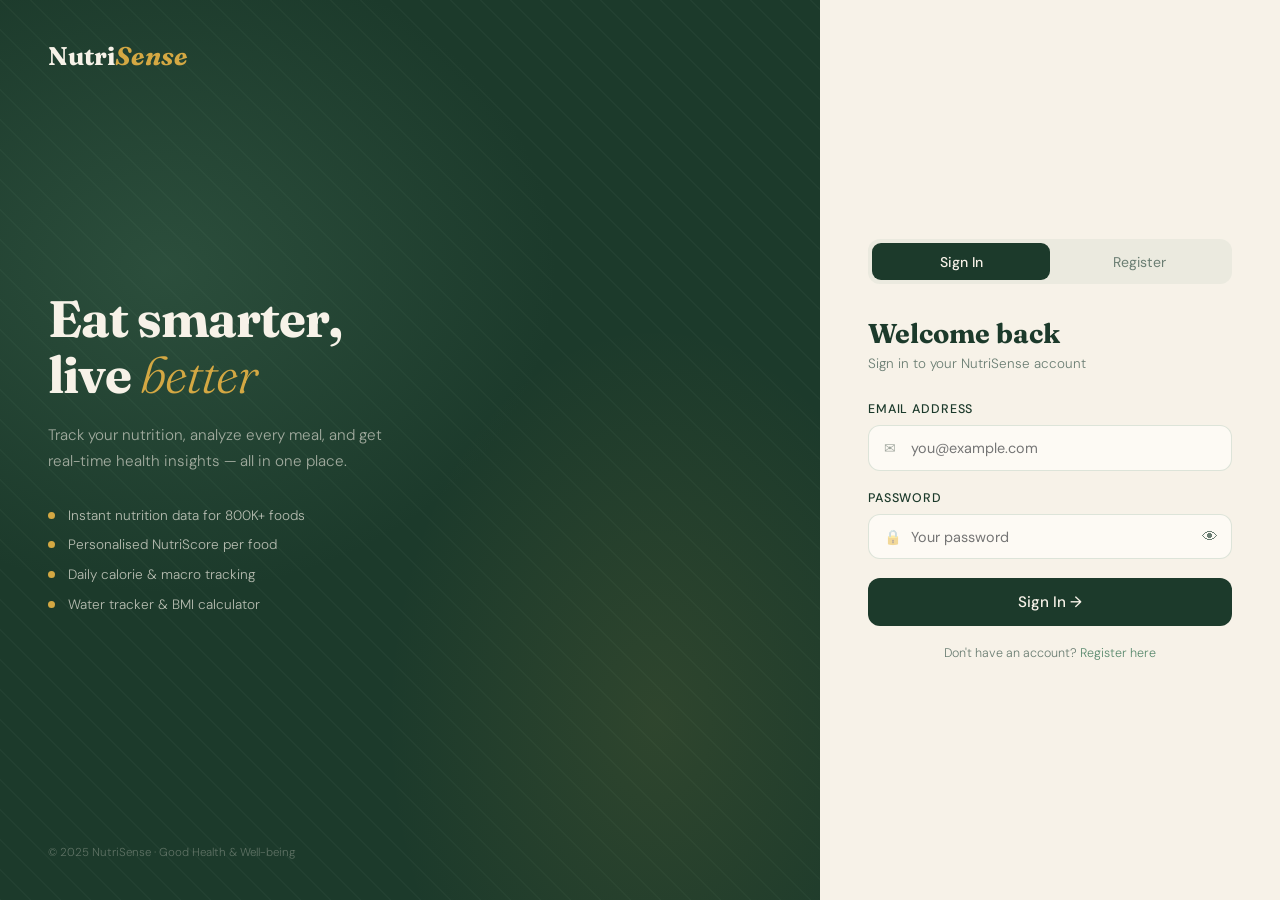
<file: frontend/dashboard.html>
<!DOCTYPE html>
<html lang="en">

<head>
  <meta charset="UTF-8" />
  <meta name="viewport" content="width=device-width, initial-scale=1.0" />
  <title>NutriSense — Dashboard</title>
  <link
    href="https://fonts.googleapis.com/css2?family=Fraunces:ital,wght@0,300;0,400;0,600;0,700;1,300;1,400&family=DM+Sans:wght@300;400;500&display=swap"
    rel="stylesheet" />
  <link rel="stylesheet" href="style.css" />
  <style>
    body {
      display: flex;
      min-height: 100vh;
      background: var(--cream);
    }

    .sidebar {
      width: 220px;
      background: var(--forest);
      display: flex;
      flex-direction: column;
      padding: 1.8rem 1rem;
      position: fixed;
      top: 0;
      bottom: 0;
      left: 0;
      z-index: 50;
    }

    .sidebar::before {
      content: '';
      position: absolute;
      inset: 0;
      background: radial-gradient(ellipse 100% 50% at 50% 0%, rgba(90, 138, 110, 0.2) 0%, transparent 70%);
      pointer-events: none;
    }

    .s-logo {
      font-family: 'Fraunces', serif;
      font-size: 1.3rem;
      font-weight: 700;
      color: var(--cream);
      margin-bottom: 2rem;
      padding-left: 0.5rem;
      position: relative;
      z-index: 1;
    }

    .s-logo span {
      color: var(--gold);
      font-style: italic;
    }

    .s-section {
      font-size: 0.62rem;
      text-transform: uppercase;
      letter-spacing: 0.12em;
      color: rgba(168, 213, 181, 0.35);
      margin: 1rem 0 0.4rem 0.5rem;
      position: relative;
      z-index: 1;
    }

    .s-item {
      display: flex;
      align-items: center;
      gap: 0.6rem;
      padding: 0.65rem 0.7rem;
      border-radius: 10px;
      color: rgba(247, 242, 232, 0.55);
      text-decoration: none;
      font-size: 0.85rem;
      margin-bottom: 0.15rem;
      cursor: pointer;
      transition: all 0.2s;
      position: relative;
      z-index: 1;
    }

    .s-item:hover {
      background: rgba(255, 255, 255, 0.06);
      color: var(--cream);
    }

    .s-item.active {
      background: rgba(168, 213, 181, 0.12);
      color: var(--mint);
    }

    .s-icon {
      width: 18px;
      text-align: center;
    }

    .sidebar-spacer {
      flex: 1;
    }

    .s-user {
      position: relative;
      z-index: 1;
      background: rgba(255, 255, 255, 0.06);
      border-radius: 12px;
      padding: 0.8rem;
      display: flex;
      align-items: center;
      gap: 0.6rem;
      cursor: pointer;
    }

    .s-avatar {
      width: 32px;
      height: 32px;
      background: var(--gold);
      border-radius: 50%;
      display: flex;
      align-items: center;
      justify-content: center;
      font-family: 'Fraunces', serif;
      font-weight: 700;
      font-size: 0.85rem;
      color: var(--forest);
      flex-shrink: 0;
    }

    .s-uname {
      font-size: 0.8rem;
      color: var(--cream);
      font-weight: 500;
    }

    .s-uemail {
      font-size: 0.65rem;
      color: rgba(247, 242, 232, 0.35);
    }

    .main {
      margin-left: 220px;
      flex: 1;
      display: flex;
      flex-direction: column;
    }

    .topbar {
      background: rgba(247, 242, 232, 0.92);
      backdrop-filter: blur(12px);
      border-bottom: 1px solid var(--border);
      padding: 1rem 2rem;
      display: flex;
      align-items: center;
      justify-content: space-between;
      position: sticky;
      top: 0;
      z-index: 40;
    }

    .topbar h1 {
      font-family: 'Fraunces', serif;
      font-size: 1.2rem;
      font-weight: 700;
      color: var(--forest);
    }

    .topbar p {
      font-size: 0.75rem;
      color: var(--muted);
      margin-top: 0.1rem;
    }

    .date-pill {
      font-size: 0.75rem;
      color: var(--muted);
      background: rgba(90, 138, 110, 0.07);
      padding: 0.4rem 0.9rem;
      border-radius: 100px;
      border: 1px solid var(--border);
    }

    .content {
      padding: 1.8rem;
      flex: 1;
    }

    .row {
      display: grid;
      gap: 1.1rem;
      margin-bottom: 1.1rem;
    }

    .r4 {
      grid-template-columns: repeat(4, 1fr);
    }

    .r2 {
      grid-template-columns: 1fr 1fr;
    }

    .r3 {
      grid-template-columns: repeat(3, 1fr);
    }

    .r31 {
      grid-template-columns: 2fr 1fr;
    }

    .stat-card {
      transition: transform 0.2s;
    }

    .stat-card:hover {
      transform: translateY(-2px);
    }

    .s-label {
      font-size: 0.68rem;
      text-transform: uppercase;
      letter-spacing: 0.1em;
      color: var(--muted);
      margin-bottom: 0.3rem;
    }

    .s-value {
      font-family: 'Fraunces', serif;
      font-size: 2rem;
      font-weight: 700;
      color: var(--forest);
      line-height: 1;
    }

    .s-sub {
      font-size: 0.72rem;
      color: var(--muted);
      margin-top: 0.2rem;
    }

    .s-icon-bg {
      position: absolute;
      top: 1rem;
      right: 1rem;
      font-size: 1.3rem;
      opacity: 0.25;
    }

    .sec-head {
      display: flex;
      align-items: center;
      justify-content: space-between;
      margin-bottom: 1rem;
    }

    .sec-title {
      font-family: 'Fraunces', serif;
      font-size: 1rem;
      font-weight: 600;
      color: var(--forest);
    }

    .sec-action {
      font-size: 0.75rem;
      color: var(--sage);
      cursor: pointer;
    }

    .meal-item {
      display: flex;
      align-items: center;
      gap: 0.9rem;
      padding: 0.8rem 0;
      border-bottom: 1px solid var(--border);
    }

    .meal-item:last-child {
      border-bottom: none;
    }

    .meal-delete {
      background: none;
      border: none;
      color: rgba(192, 57, 43, 0.4);
      font-size: 1rem;
      cursor: pointer;
      padding: 0.2rem 0.4rem;
      border-radius: 6px;
      transition: all 0.2s;
      flex-shrink: 0;
    }

    .meal-delete:hover {
      background: rgba(192, 57, 43, 0.08);
      color: #C0392B;
    }

    .m-icon {
      width: 38px;
      height: 38px;
      border-radius: 10px;
      display: flex;
      align-items: center;
      justify-content: center;
      font-size: 1rem;
      flex-shrink: 0;
    }

    .m-name {
      font-size: 0.85rem;
      font-weight: 500;
    }

    .m-time {
      font-size: 0.7rem;
      color: var(--muted);
    }

    .m-cal {
      font-family: 'Fraunces', serif;
      font-size: 0.95rem;
      font-weight: 600;
      color: var(--forest);
      margin-left: auto;
    }

    .m-cal span {
      font-family: 'DM Sans', sans-serif;
      font-size: 0.65rem;
      font-weight: 300;
      color: var(--muted);
    }

    .add-btn {
      width: 100%;
      background: rgba(90, 138, 110, 0.06);
      border: 1.5px dashed rgba(90, 138, 110, 0.2);
      border-radius: 10px;
      padding: 0.6rem;
      font-family: 'DM Sans', sans-serif;
      font-size: 0.82rem;
      color: var(--sage);
      cursor: pointer;
      margin-top: 0.8rem;
      transition: all 0.2s;
    }

    .add-btn:hover {
      background: rgba(90, 138, 110, 0.1);
      border-color: var(--sage);
    }

    .d-search {
      display: flex;
      gap: 0.5rem;
      margin-bottom: 0.8rem;
    }

    .d-search input {
      flex: 1;
      background: var(--cream);
      border: 1.5px solid var(--border);
      border-radius: 10px;
      padding: 0.6rem 1rem;
      font-family: 'DM Sans', sans-serif;
      font-size: 0.85rem;
      color: var(--text);
      outline: none;
      transition: border-color 0.2s;
    }

    .d-search input:focus {
      border-color: var(--sage);
    }

    .d-search button {
      background: var(--forest);
      color: var(--cream);
      border: none;
      border-radius: 10px;
      padding: 0.6rem 1rem;
      font-family: 'DM Sans', sans-serif;
      font-size: 0.82rem;
      cursor: pointer;
      transition: background 0.2s;
    }

    .d-search button:hover {
      background: var(--moss);
    }

    .fr-item {
      display: flex;
      align-items: center;
      justify-content: space-between;
      padding: 0.6rem 0;
      border-bottom: 1px solid var(--border);
      animation: fadeUp 0.3s ease;
    }

    .fr-item:last-child {
      border-bottom: none;
    }

    .fr-name {
      font-size: 0.83rem;
      font-weight: 500;
    }

    .fr-info {
      font-size: 0.7rem;
      color: var(--muted);
    }

    .fr-add {
      background: var(--forest);
      color: var(--cream);
      border: none;
      border-radius: 7px;
      padding: 0.3rem 0.7rem;
      font-size: 0.72rem;
      cursor: pointer;
      transition: background 0.2s;
    }

    .fr-add:hover {
      background: var(--moss);
    }

    .water-glasses {
      display: flex;
      gap: 0.35rem;
      flex-wrap: wrap;
      margin-top: 0.8rem;
    }

    .glass {
      width: 28px;
      height: 38px;
      border: 2px solid rgba(90, 138, 110, 0.2);
      border-radius: 3px 3px 5px 5px;
      cursor: pointer;
      position: relative;
      overflow: hidden;
      transition: border-color 0.2s;
    }

    .glass:hover {
      border-color: var(--sage);
    }

    .glass.filled {
      border-color: #5BA4CF;
    }

    .glass-fill {
      position: absolute;
      bottom: 0;
      left: 0;
      right: 0;
      background: linear-gradient(180deg, #7EC8E3, #5BA4CF);
      transition: height 0.3s;
    }

    .glass.filled .glass-fill {
      height: 100%;
    }

    .glass:not(.filled) .glass-fill {
      height: 0;
    }

    .recipe-thumb {
      width: 100%;
      height: 120px;
      object-fit: cover;
      border-radius: 10px;
      margin-bottom: 0.8rem;
    }

    .recipe-name {
      font-family: 'Fraunces', serif;
      font-size: 1rem;
      font-weight: 600;
      color: var(--forest);
      margin-bottom: 0.3rem;
    }

    .recipe-meta {
      font-size: 0.72rem;
      color: var(--muted);
      margin-bottom: 0.7rem;
    }

    .recipe-tag {
      display: inline-block;
      background: rgba(90, 138, 110, 0.1);
      color: var(--sage);
      border-radius: 100px;
      padding: 0.2rem 0.6rem;
      font-size: 0.68rem;
      margin-right: 0.3rem;
      margin-bottom: 0.3rem;
    }

    .recipe-btn {
      display: inline-block;
      margin-top: 0.6rem;
      background: var(--forest);
      color: var(--cream);
      border: none;
      border-radius: 8px;
      padding: 0.45rem 1rem;
      font-size: 0.78rem;
      cursor: pointer;
      text-decoration: none;
      transition: background 0.2s;
    }

    .recipe-btn:hover {
      background: var(--moss);
    }

    .recipe-refresh {
      font-size: 0.72rem;
      color: var(--sage);
      cursor: pointer;
    }

    .recipe-refresh:hover {
      text-decoration: underline;
    }

    .week-chart {
      display: flex;
      align-items: flex-end;
      gap: 0.5rem;
      height: 140px;
      margin-top: 1rem;
      padding-bottom: 0;
    }

    .wbar-wrap {
      flex: 1;
      display: flex;
      flex-direction: column;
      align-items: center;
      gap: 0.4rem;
      height: 100%;
      justify-content: flex-end;
    }

    .wbar-outer {
      width: 100%;
      flex: 1;
      display: flex;
      align-items: flex-end;
    }

    .wbar {
      width: 100%;
      background: rgba(90, 138, 110, 0.1);
      border-radius: 6px 6px 0 0;
      position: relative;
      overflow: hidden;
      min-height: 4px;
    }

    .wbar.today {
      background: rgba(90, 138, 110, 0.18);
    }

    .wbar-fill {
      position: absolute;
      bottom: 0;
      left: 0;
      right: 0;
      border-radius: 6px 6px 0 0;
      transition: height 1s cubic-bezier(0.16, 1, 0.3, 1);
    }

    .wbar-val {
      font-size: 0.58rem;
      color: var(--muted);
      margin-bottom: 0.15rem;
    }

    .wday {
      font-size: 0.62rem;
      color: var(--muted);
      text-transform: uppercase;
      letter-spacing: 0.04em;
    }

    .wday.today {
      color: var(--sage);
      font-weight: 600;
    }

    .modal-overlay {
      display: none;
      position: fixed;
      inset: 0;
      background: rgba(28, 58, 43, 0.5);
      backdrop-filter: blur(4px);
      z-index: 200;
      align-items: center;
      justify-content: center;
    }

    .modal-overlay.open {
      display: flex;
    }

    .modal {
      background: var(--cream);
      border-radius: 20px;
      padding: 2rem;
      width: 380px;
      max-width: 90vw;
      animation: fadeUp 0.3s ease;
    }

    .modal-head {
      display: flex;
      justify-content: space-between;
      align-items: center;
      margin-bottom: 1.5rem;
    }

    .modal-title {
      font-family: 'Fraunces', serif;
      font-size: 1.1rem;
      font-weight: 700;
      color: var(--forest);
    }

    .modal-close {
      cursor: pointer;
      color: var(--muted);
      font-size: 1.1rem;
    }

    .modal select {
      width: 100%;
      background: var(--warm-white);
      border: 1.5px solid rgba(90, 138, 110, 0.2);
      border-radius: 10px;
      padding: 0.75rem 1rem;
      font-family: 'DM Sans', sans-serif;
      font-size: 0.9rem;
      color: var(--text);
      outline: none;
    }

    /* ---- AI CHAT ---- */
    .ai-bubble {
      position: fixed;
      bottom: 2rem;
      right: 2rem;
      width: 60px;
      height: 60px;
      background: var(--forest);
      color: var(--cream);
      border-radius: 50%;
      display: flex;
      align-items: center;
      justify-content: center;
      font-size: 1.5rem;
      cursor: pointer;
      box-shadow: 0 8px 25px rgba(28, 58, 43, 0.3);
      z-index: 100;
      transition: all 0.3s cubic-bezier(0.175, 0.885, 0.32, 1.275);
    }

    .ai-bubble:hover {
      transform: scale(1.1);
      background: var(--moss);
    }

    .ai-bubble.active {
      transform: scale(0);
      opacity: 0;
      pointer-events: none;
    }

    .ai-window {
      position: fixed;
      bottom: 2rem;
      right: 2rem;
      width: 350px;
      height: 500px;
      background: var(--warm-white);
      border: 1px solid var(--border);
      border-radius: 20px;
      display: none;
      flex-direction: column;
      box-shadow: 0 12px 40px rgba(28, 58, 43, 0.15);
      z-index: 101;
      overflow: hidden;
      animation: fadeUp 0.3s ease;
    }

    .ai-window.open {
      display: flex;
    }

    .ai-head {
      background: var(--forest);
      color: var(--cream);
      padding: 1.2rem;
      display: flex;
      justify-content: space-between;
      align-items: center;
    }

    .ai-title {
      font-family: 'Fraunces', serif;
      font-size: 1rem;
      font-weight: 600;
    }

    .ai-close {
      cursor: pointer;
      opacity: 0.7;
      font-size: 1.2rem;
    }

    .ai-body {
      flex: 1;
      padding: 1rem;
      overflow-y: auto;
      display: flex;
      flex-direction: column;
      gap: 1rem;
      background: var(--cream);
    }

    .msg {
      max-width: 80%;
      padding: 0.8rem 1rem;
      border-radius: 15px;
      font-size: 0.85rem;
      line-height: 1.5;
    }

    .msg-ai {
      align-self: flex-start;
      background: white;
      color: var(--text);
      border-bottom-left-radius: 2px;
      border: 1px solid var(--border);
    }

    .msg-user {
      align-self: flex-end;
      background: var(--forest);
      color: var(--cream);
      border-bottom-right-radius: 2px;
    }

    .ai-foot {
      padding: 1rem;
      background: white;
      border-top: 1px solid var(--border);
      display: flex;
      gap: 0.5rem;
    }

    .ai-foot input {
      flex: 1;
      border: 1.5px solid var(--border);
      border-radius: 10px;
      padding: 0.6rem 0.8rem;
      font-family: inherit;
      font-size: 0.85rem;
      outline: none;
    }

    .ai-send {
      background: var(--forest);
      color: var(--cream);
      border: none;
      width: 38px;
      height: 38px;
      border-radius: 10px;
      cursor: pointer;
      display: flex;
      align-items: center;
      justify-content: center;
    }

    @media (max-width: 1050px) {
      .r4 {
        grid-template-columns: repeat(2, 1fr);
      }

      .r3 {
        grid-template-columns: 1fr 1fr;
      }

      .r31 {
        grid-template-columns: 1fr;
      }
    }

    @media (max-width: 700px) {
      .sidebar {
        display: none;
      }

      .main {
        margin-left: 0;
      }

      .r2,
      .r3 {
        grid-template-columns: 1fr;
      }
    }
  </style>
</head>

<body>

  <aside class="sidebar">
    <div class="s-logo" style="cursor: pointer;" onclick="window.location.href='index.html'">Nutri<span>Sense</span>
    </div>

    <div class="s-section">Main</div>
    <div class="s-item active"><span class="s-icon">🏠</span> Dashboard</div>
    <div class="s-item" onclick="window.location.href='analyzer.html'"><span class="s-icon">🔍</span> Food Analyzer
    </div>
    <div class="s-item" onclick="document.getElementById('modal').classList.add('open')"><span class="s-icon">🍽</span>
      Log Meal</div>

    <div class="s-section">Tools</div>
    <div class="s-item" onclick="window.location.href='analyzer.html'"><span class="s-icon">⚖️</span> BMI Calculator
    </div>

    <div class="sidebar-spacer"></div>

    <div class="s-item" onclick="logout()" style="margin-bottom:0.8rem"><span class="s-icon">🚪</span> Sign Out</div>

    <div class="s-user">
      <div class="s-avatar" id="s-avatar">J</div>
      <div>
        <div class="s-uname" id="s-uname">Jane</div>
        <div class="s-uemail" id="s-uemail">jane@email.com</div>
      </div>
    </div>
  </aside>

  <div class="main">

    <div class="topbar">
      <div>
        <h1 id="greeting">Good morning, Jane 👋</h1>
        <p>Here's your nutrition summary for today</p>
      </div>
      <div class="date-pill" id="today-date">—</div>
    </div>

    <div class="content">

      <div class="row r4">
        <div class="card stat-card">
          <div class="s-icon-bg">🔥</div>
          <div class="s-label">Calories Today</div>
          <div class="s-value" id="total-cal">0</div>
          <div class="s-sub">Goal: 2,000 kcal</div>
          <div class="mini-bar">
            <div class="mini-bar-fill" id="cal-bar" style="background:var(--amber)"></div>
          </div>
        </div>
        <div class="card stat-card">
          <div class="s-icon-bg">💪</div>
          <div class="s-label">Protein</div>
          <div class="s-value" id="total-pro">0<span style="font-size:1rem;font-weight:300;color:var(--muted)">g</span>
          </div>
          <div class="s-sub">Goal: 120g</div>
          <div class="mini-bar">
            <div class="mini-bar-fill" id="pro-bar" style="background:var(--sage)"></div>
          </div>
        </div>
        <div class="card stat-card">
          <div class="s-icon-bg">💧</div>
          <div class="s-label">Water</div>
          <div class="s-value" id="water-count">0<span
              style="font-size:1rem;font-weight:300;color:var(--muted)">L</span></div>
          <div class="s-sub">Goal: 2.5 L</div>
          <div class="mini-bar">
            <div class="mini-bar-fill" id="water-bar" style="background:#5BA4CF"></div>
          </div>
        </div>
        <div class="card stat-card">
          <div class="s-icon-bg">🌿</div>
          <div class="s-label">NutriScore</div>
          <div class="s-value" style="color:var(--sage)" id="nutri-score">—</div>
          <div class="s-sub" id="nutri-score-lbl">Log meals to see score</div>
        </div>
      </div>

      <div class="row r2">
        <div class="card">
          <div class="sec-head">
            <div class="sec-title">Today's Meals</div>
            <div style="display:flex;gap:0.8rem;align-items:center">
              <div class="sec-action" onclick="document.getElementById('modal').classList.add('open')">+ Add meal</div>
              <div class="sec-action" onclick="clearMeals()" style="color:#C0392B">🗑 Clear all</div>
            </div>
          </div>
          <div id="meal-list">
            <p style="font-size:0.82rem;color:var(--muted);padding:0.5rem 0">No meals logged yet. Add your first meal!
            </p>
          </div>
          <button class="add-btn" onclick="document.getElementById('modal').classList.add('open')">+ Log a meal</button>
        </div>

        <div class="card">
          <div class="sec-head">
            <div class="sec-title">Search & Add Food</div>
          </div>
          <div class="d-search">
            <input type="text" id="d-search-input" placeholder="e.g. chicken, banana..."
              onkeydown="if(event.key==='Enter') dSearch()" />
            <button onclick="dSearch()">Search</button>
          </div>
          <div id="d-results">
            <p style="font-size:0.8rem;color:var(--muted)">Search any food to add it to your log.</p>
          </div>
        </div>
      </div>

      <div class="row r3">

        <div class="card">
          <div class="sec-head">
            <div class="sec-title">This Week</div>
            <div class="sec-action" style="font-size:0.7rem;color:var(--muted)">kcal per day</div>
          </div>
          <div class="week-chart" id="week-chart"></div>
        </div>

        <div class="card">
          <div class="sec-head">
            <div class="sec-title">Water Tracker 💧</div>
          </div>
          <p style="font-size:0.78rem;color:var(--muted)">Each glass = 250ml. Tap to log.</p>
          <div class="water-glasses" id="water-glasses"></div>
        </div>

        <div class="card">
          <div class="sec-head">
            <div class="sec-title">🍽 Recipe of the Day</div>
            <div class="recipe-refresh" onclick="loadRecipe()">↻ New recipe</div>
          </div>
          <div id="recipe-content">
            <div style="font-size:0.82rem;color:var(--muted)">Loading recipe...</div>
          </div>
        </div>
      </div>


    </div>
  </div>

  <div class="modal-overlay" id="modal" onclick="if(event.target===this) this.classList.remove('open')">
    <div class="modal">
      <div class="modal-head">
        <div class="modal-title">Log a Meal</div>
        <span class="modal-close" onclick="document.getElementById('modal').classList.remove('open')">✕</span>
      </div>

      <div class="form-group">
        <label>Food Name</label>
        <div class="input-wrap">
          <span class="icon">🍽</span>
          <input type="text" id="m-name" placeholder="e.g. Grilled Salmon" />
        </div>
      </div>

      <div class="form-group">
        <label>Calories (kcal)</label>
        <div class="input-wrap">
          <span class="icon">🔥</span>
          <input type="number" id="m-cal" placeholder="e.g. 350" />
        </div>
      </div>

      <div class="form-group">
        <label>Protein (g)</label>
        <div class="input-wrap">
          <span class="icon">💪</span>
          <input type="number" id="m-pro" placeholder="e.g. 25" />
        </div>
      </div>

      <div class="form-group">
        <label>Meal Type</label>
        <select id="m-type">
          <option>Breakfast</option>
          <option>Lunch</option>
          <option selected>Dinner</option>
          <option>Snack</option>
        </select>
      </div>

      <button class="btn-primary" onclick="logMeal()" style="margin-top:0.5rem">Add to Log →</button>
    </div>
  </div>

  <!-- AI Advisor -->
  <div class="ai-bubble" id="ai-bubble" onclick="toggleAI(true)">🤖</div>
  <div class="ai-window" id="ai-window">
    <div class="ai-head">
      <div class="ai-title">Health Advisor AI</div>
      <span class="ai-close" onclick="toggleAI(false)">✕</span>
    </div>
    <div class="ai-body" id="ai-messages">
      <div class="msg msg-ai">Hi ${name}! I'm your NutriSense assistant. Ask me anything about your diet or health
        goals!</div>
    </div>
    <div class="ai-foot">
      <input type="text" id="ai-input" placeholder="Type a message..."
        onkeydown="if(event.key==='Enter') sendAIMessage()" />
      <button class="ai-send" onclick="sendAIMessage()">✈</button>
    </div>
  </div>

  <div id="toast"></div>

  <script src="api.js"></script>
  <script>
    // ---- AUTH GUARD ----
    const sessionUser = JSON.parse(sessionStorage.getItem('ns_user'));
    const token = localStorage.getItem('ns_token');
    if (!sessionUser || !token) {
      window.location.href = 'login.html';
    }
    const user = sessionUser || { "name": "Demo User", "email": "demo@nutrisense.com" };
    const name = user.name.split(' ')[0];
    document.getElementById('s-avatar').textContent = name[0].toUpperCase();
    document.getElementById('s-uname').textContent = name;
    document.getElementById('s-uemail').textContent = user.email;

    // ---- GREETING ----
    const h = new Date().getHours();
    const gr = h < 12 ? 'Good morning' : h < 17 ? 'Good afternoon' : 'Good evening';
    const em = h < 12 ? '🌅' : h < 17 ? '☀️' : '🌙';
    document.getElementById('greeting').innerHTML = `${gr}, ${name} ${em}`;
    document.getElementById('today-date').textContent = new Date().toLocaleDateString('en-US', { weekday: 'short', month: 'short', day: 'numeric' });

    // ---- STATE ----
    let meals = [];
    let waterGlasses = 0;

    // ---- STATS UPDATE ----
    // This function calculates your totals (kcal, protein) and updates the UI bars.
    function updateStats() {
      const totalCal = meals.reduce((s, m) => s + (m.cal || 0), 0);
      const totalPro = meals.reduce((s, m) => s + (m.pro || 0), 0);

      // Display the numbers in the cards
      document.getElementById('total-cal').innerHTML = `${totalCal}<span style="font-size:1rem;font-weight:300;color:var(--muted)"> kcal</span>`;
      document.getElementById('total-pro').innerHTML = `${totalPro}<span style="font-size:1rem;font-weight:300;color:var(--muted)">g</span>`;

      // Update the progress bar widths (with a slight delay for a nice animation effect)
      setTimeout(() => {
        document.getElementById('cal-bar').style.width = Math.min((totalCal / 2000) * 100, 100) + '%';
        document.getElementById('pro-bar').style.width = Math.min((totalPro / 120) * 100, 100) + '%';
      }, 100);

      if (meals.length > 0) {
        const avgScore = Math.round(meals.reduce((s, m) => s + (m.score || 70), 0) / meals.length);
        document.getElementById('nutri-score').textContent = avgScore;
        document.getElementById('nutri-score-lbl').textContent = avgScore >= 85 ? 'Excellent 🌿' : avgScore >= 70 ? 'Good ✅' : 'Keep improving';
      }
    }

    // ---- RENDER MEALS ----
    // This converts the list of meals (the 'meals' array) into HTML to show in 'Today's Meals'.
    function renderMeals() {
      const list = document.getElementById('meal-list');
      if (!meals.length) {
        list.innerHTML = '<p style="font-size:0.82rem;color:var(--muted);padding:0.5rem 0">No meals logged yet. Add your first meal!</p>';
        return;
      }
      const icons = { Breakfast: '🌅', Lunch: '🥗', Dinner: '🌙', Snack: '🍎' };
      const colors = { Breakfast: 'rgba(212,168,67,0.1)', Lunch: 'rgba(90,138,110,0.1)', Dinner: 'rgba(28,58,43,0.08)', Snack: 'rgba(168,213,181,0.15)' };
      list.innerHTML = meals.map((m, i) => `
      <div class="meal-item">
        <div class="m-icon" style="background:${colors[m.type]}">${icons[m.type]}</div>
        <div style="flex:1">
          <div class="m-name">${m.name}</div>
          <div class="m-time">${m.time} · ${m.type}</div>
        </div>
        <div class="m-cal">${m.cal} <span>kcal</span></div>
        <button class="meal-delete" onclick="deleteMeal(${i})" title="Remove this meal">✕</button>
      </div>`).join('');
    }

    // ---- LOG MEAL ----
    // This is called when you click "Save Meal" in the popup modal.
    async function logMeal() {
      const mealName = document.getElementById('m-name').value.trim();
      const cal = parseInt(document.getElementById('m-cal').value) || 0;
      const pro = parseInt(document.getElementById('m-pro').value) || 0;
      const type = document.getElementById('m-type').value;

      if (!mealName || !cal) { showToast('⚠️ Please fill in food name and calories'); return; }

      // Prepare the data to be sent to our Laravel Backend
      const mealData = {
        name: mealName, cal, pro, type,
        time: new Date().toLocaleTimeString('en-US', { hour: 'numeric', minute: '2-digit' }),
        score: Math.floor(Math.random() * 20 + 70) // Mock consistency score
      };

      try {
        const newMeal = await api.meals.add(mealData);
        meals.push(newMeal);
        document.getElementById('m-name').value = '';
        document.getElementById('m-cal').value = '';
        document.getElementById('m-pro').value = '';
        document.getElementById('modal').classList.remove('open');

        renderMeals();
        updateStats();
        renderWeekChart();
        showToast(`✓ ${mealName} logged!`);
      } catch (err) {
        showToast('❌ Failed to log meal');
      }
    }

    // =============================================
    // OPEN FOOD FACTS API — Free food database
    // =============================================
    async function dSearch() {
      const q = document.getElementById('d-search-input').value.trim();
      const res = document.getElementById('d-results');
      if (!q) return;

      res.innerHTML = '<div class="loading-dots"><span></span><span></span><span></span></div>';

      try {
        // Using the same fast, broad OpenFoodFacts query as the updated Analyzer
        const response = await fetch(
          'https://world.openfoodfacts.org/cgi/search.pl?search_terms=' +
          encodeURIComponent(q) +
          '&search_simple=1&action=process&json=1&page_size=4&fields=product_name,nutriments,serving_size'
        );

        const data = await response.json();
        const items = (data.products || []).filter(p => p.product_name && p.nutriments).slice(0, 4);

        if (!items.length) {
          res.innerHTML = '<p style="font-size:0.8rem;color:var(--muted)">No results found for "' + q + '".</p>';
          return;
        }

        res.innerHTML = items.map(item => {
          const n = item.nutriments;
          const cal = Math.round(n['energy-kcal_100g'] || n['energy-kcal'] || (n['energy_100g'] / 4.184) || 0);
          const pro = Math.round((n['proteins_100g'] || 0) * 10) / 10;
          const foodName = item.product_name.charAt(0).toUpperCase() + item.product_name.slice(1);
          const serving = item.serving_size ? `per ${item.serving_size}` : 'per 100g';

          // Escape quotes in foodName to prevent onclick breaking
          const safeName = foodName.replace(/'/g, "\\'");

          return `
          <div class="fr-item">
            <div>
              <div class="fr-name">${foodName}</div>
              <div class="fr-info">🔥 ${cal} kcal · 💪 ${pro}g protein · ${serving}</div>
            </div>
            <button class="fr-add" onclick="quickLogDirect(${cal}, ${pro}, '${safeName}')">+ Add</button>
          </div>`;
        }).join('');

      } catch (err) {
        console.error('OpenFoodFacts error:', err);
        res.innerHTML = '<p style="font-size:0.8rem;color:var(--muted)">Search failed. Please check your connection.</p>';
      }
    }

    async function quickLogDirect(cal, pro, foodName) {
      const hr = new Date().getHours();
      const type = hr < 11 ? 'Breakfast' : hr < 15 ? 'Lunch' : hr < 18 ? 'Snack' : 'Dinner';
      const score = Math.min(99, Math.max(60, Math.round(70 + (pro / Math.max(cal, 1)) * 200)));

      const mealData = {
        name: foodName, cal, pro, type,
        time: new Date().toLocaleTimeString('en-US', { hour: 'numeric', minute: '2-digit' }),
        score
      };

      try {
        const newMeal = await api.meals.add(mealData);
        meals.push(newMeal);
        renderMeals();
        updateStats();
        renderWeekChart();
        document.getElementById('d-results').innerHTML = `<p style="font-size:0.8rem;color:var(--sage)">✓ ${foodName} added!</p>`;
        document.getElementById('d-search-input').value = '';
        showToast('✓ ' + foodName + ' logged!');
      } catch (err) {
        showToast('❌ Error adding meal');
      }
    }

    // Kept generic quickLog for compatibility if needed elsewhere
    function quickLog(foodName) {
      dSearch(foodName); // Routes preset buttons to actual search instead of hardcoded data
    }

    // ---- WATER ----
    function renderWater() {
      const wg = document.getElementById('water-glasses');
      wg.innerHTML = '';
      for (let i = 0; i < 10; i++) {
        const g = document.createElement('div');
        g.className = `glass ${i < waterGlasses ? 'filled' : ''}`;
        g.innerHTML = '<div class="glass-fill"></div>';
        g.onclick = async () => {
          waterGlasses = i < waterGlasses ? i : i + 1;
          try {
            await api.water.update(waterGlasses);
            const liters = (waterGlasses * 0.25).toFixed(1);
            document.getElementById('water-count').innerHTML = `${liters}<span style="font-size:1rem;font-weight:300;color:var(--muted)">L</span>`;
            document.getElementById('water-bar').style.width = Math.min((waterGlasses / 10) * 100, 100) + '%';
            renderWater();
          } catch (err) {
            showToast('❌ Failed to update water');
          }
        };
        wg.appendChild(g);
      }
      const liters = (waterGlasses * 0.25).toFixed(1);
      document.getElementById('water-count').innerHTML = `${liters}<span style="font-size:1rem;font-weight:300;color:var(--muted)">L</span>`;
      setTimeout(() => {
        document.getElementById('water-bar').style.width = Math.min((waterGlasses / 10) * 100, 100) + '%';
      }, 100);
    }

    // ---- WEEK CHART ----
    function renderWeekChart() {
      const days = ['Mon', 'Tue', 'Wed', 'Thu', 'Fri', 'Sat', 'Sun'];
      const data = [1850, 2100, 1680, 1950, 0, 0, 0];
      const todayIdx = new Date().getDay() === 0 ? 6 : new Date().getDay() - 1;
      data[todayIdx] = meals.reduce((s, m) => s + m.cal, 0);
      const chart = document.getElementById('week-chart');
      chart.innerHTML = '';
      const max = Math.max(...data, 2200);

      days.forEach((d, i) => {
        const hasData = data[i] > 0;
        const pct = hasData ? Math.max((data[i] / max) * 100, 4) : 4;
        const color = data[i] > 2000 ? 'var(--amber)' : 'var(--sage)';
        const label = hasData ? (data[i] >= 1000 ? (data[i] / 1000).toFixed(1) + 'k' : data[i]) : '';

        const wrap = document.createElement('div');
        wrap.className = 'wbar-wrap';
        wrap.innerHTML = `
        <div class="wbar-val">${label}</div>
        <div class="wbar-outer">
          <div class="wbar ${i === todayIdx ? 'today' : ''}" style="height:${pct}%;width:100%">
            <div class="wbar-fill" style="background:${color};height:0" data-h="100%"></div>
          </div>
        </div>
        <div class="wday ${i === todayIdx ? 'today' : ''}">${d}</div>`;
        chart.appendChild(wrap);
      });

      setTimeout(() => {
        document.querySelectorAll('.wbar-fill[data-h]').forEach(el => el.style.height = el.dataset.h);
      }, 300);
    }

    // =============================================
    // MEALDB API — Free, no API key needed
    // https://www.themealdb.com/api.php
    // =============================================
    async function loadRecipe() {
      const el = document.getElementById('recipe-content');
      el.innerHTML = '<div style="font-size:0.82rem;color:var(--muted)">Loading recipe...</div>';

      try {
        const res = await fetch('https://www.themealdb.com/api/json/v1/1/random.php');
        const data = await res.json();
        const meal = data.meals[0];

        // Collect up to 5 ingredients
        const ingredients = [];
        for (let i = 1; i <= 5; i++) {
          const ing = meal['strIngredient' + i];
          const measure = meal['strMeasure' + i];
          if (ing && ing.trim()) ingredients.push(`${measure ? measure.trim() + ' ' : ''}${ing.trim()}`);
        }

        const tags = meal.strTags ? meal.strTags.split(',').slice(0, 3) : [];
        const youtubeLink = meal.strYoutube
          ? `<a class="recipe-btn" href="${meal.strYoutube}" target="_blank">▶ Watch Recipe</a>`
          : `<a class="recipe-btn" href="${meal.strSource || '#'}" target="_blank">📖 Full Recipe</a>`;

        el.innerHTML = `
        <img class="recipe-thumb" src="${meal.strMealThumb}" alt="${meal.strMeal}" onerror="this.style.display='none'"/>
        <div class="recipe-name">${meal.strMeal}</div>
        <div class="recipe-meta">🌍 ${meal.strArea || 'International'} · 🍳 ${meal.strCategory || 'Main'}</div>
        <div>${tags.map(t => `<span class="recipe-tag">${t.trim()}</span>`).join('')}</div>
        <div style="font-size:0.75rem;color:var(--muted);margin-top:0.6rem;line-height:1.6">
          <strong style="color:var(--forest)">Key ingredients:</strong><br/>
          ${ingredients.join(' · ')}
        </div>
        ${youtubeLink}
      `;
      } catch (err) {
        el.innerHTML = '<p style="font-size:0.8rem;color:var(--muted)">Could not load recipe. Check your connection.</p>';
      }
    }

    // ---- DELETE SINGLE MEAL ----
    async function deleteMeal(index) {
      const meal = meals[index];
      try {
        await api.meals.delete(meal.id);
        meals.splice(index, 1);
        renderMeals();
        updateStats();
        renderWeekChart();
        showToast('🗑 ' + meal.name + ' removed');
      } catch (err) {
        showToast('❌ Error deleting meal');
      }
    }

    // ---- CLEAR MEALS ----
    async function clearMeals() {
      if (!meals.length) { showToast('⚠️ No meals to clear'); return; }
      if (!confirm('Clear all meals for today? This cannot be undone.')) return;

      try {
        await api.meals.clear();
        meals = [];
        renderMeals();
        updateStats();
        renderWeekChart();
        showToast('🗑 All meals cleared');
      } catch (err) {
        showToast('❌ Failed to clear meals');
      }
    }

    // ---- LOGOUT ----
    function logout() {
      localStorage.removeItem('ns_token');
      sessionStorage.removeItem('ns_user');
      window.location.href = 'index.html';
    }

    // ---- TOAST ----
    function showToast(msg) {
      const t = document.getElementById('toast');
      t.textContent = msg; t.classList.add('show');
      setTimeout(() => t.classList.remove('show'), 2500);
    }

    // ---- AI CHAT LOGIC ----
    function toggleAI(open) {
      document.getElementById('ai-window').classList.toggle('open', open);
      document.getElementById('ai-bubble').classList.toggle('active', open);
      if (open) document.getElementById('ai-input').focus();
    }

    async function sendAIMessage() {
      const input = document.getElementById('ai-input');
      const text = input.value.trim();
      if (!text) return;

      appendMessage('user', text);
      input.value = '';

      const loadingMsg = appendMessage('ai', 'Thinking...');

      try {
        //gathering your current stats as context
        const stats = `Current stats: ${meals.length} meals logged today, ${document.getElementById('total-cal').textContent.split(' ')[0]} kcal consumed. Water: ${waterGlasses * 250}ml.`;

        //sends info to our Laravel API
        const data = await api.ai.chat(text, stats);
        loadingMsg.textContent = data.reply || 'Sorry, I am having trouble connecting to my brain right now.';
      } catch (err) {
        //if it fails
        loadingMsg.textContent = 'Connection lost. I am unable to reach the AI Advisor at the moment.';
      }

      const body = document.getElementById('ai-messages');
      body.scrollTop = body.scrollHeight;
    }

    function appendMessage(role, text) {
      const body = document.getElementById('ai-messages');
      const m = document.createElement('div');
      m.className = `msg msg-${role}`;
      m.textContent = text;
      body.appendChild(m);
      body.scrollTop = body.scrollHeight;
      return m;
    }

    // ---- INIT ----
    async function init() {
      try {
        const [mealsData, waterData] = await Promise.all([
          api.meals.getToday(),
          api.water.getToday()
        ]);
        meals = mealsData;
        waterGlasses = waterData.glasses;

        renderMeals();
        updateStats();
        renderWater();
        renderWeekChart();
        loadRecipe();

        // Update greeting with dynamic name
        document.querySelector('.ai-body .msg-ai').textContent = `Hi ${name}! I'm your NutriSense assistant. Ask me anything about your diet or health goals!`;
      } catch (err) {
        console.error('Init error:', err);
      }
    }

    init();
  </script>
</body>

</html>
</file>
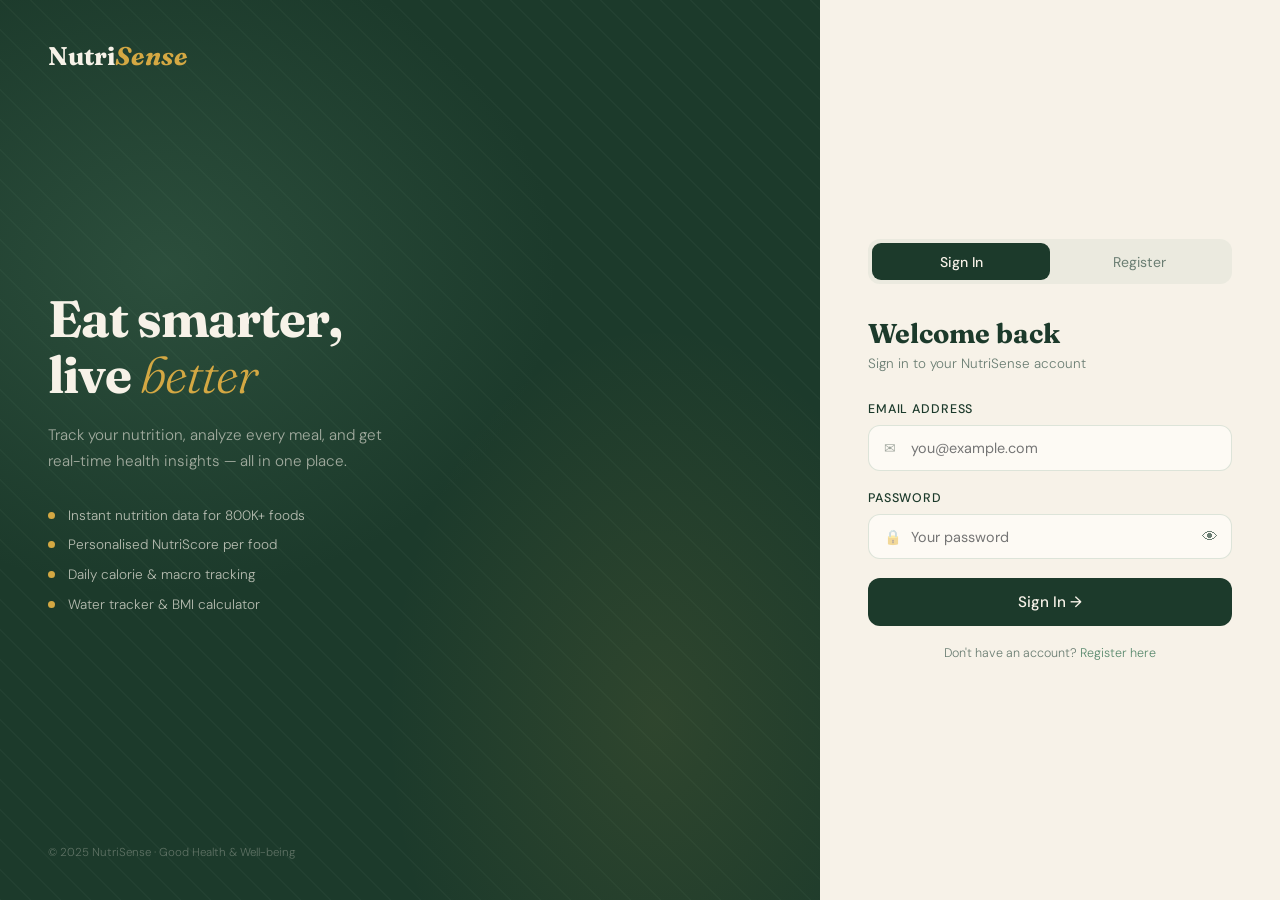
<file: frontend/login.html>
<!DOCTYPE html>
<html lang="en">

<head>
  <meta charset="UTF-8" />
  <meta name="viewport" content="width=device-width, initial-scale=1.0" />
  <title>NutriSense — Sign In</title>
  <link
    href="https://fonts.googleapis.com/css2?family=Fraunces:ital,wght@0,300;0,400;0,600;0,700;1,300;1,400&family=DM+Sans:wght@300;400;500&display=swap"
    rel="stylesheet" />
  <link rel="stylesheet" href="style.css" />
  <style>
    body {
      display: flex;
      min-height: 100vh;
      overflow-x: hidden;
    }

    /* ---- LEFT PANEL ---- */
    .left-panel {
      flex: 1;
      background: var(--forest);
      position: relative;
      display: flex;
      flex-direction: column;
      justify-content: space-between;
      padding: 2.5rem 3rem;
      overflow: hidden;
    }

    .left-panel::before {
      content: '';
      position: absolute;
      inset: 0;
      background:
        radial-gradient(ellipse 80% 60% at 20% 30%, rgba(90, 138, 110, 0.25) 0%, transparent 60%),
        radial-gradient(ellipse 60% 80% at 80% 80%, rgba(212, 168, 67, 0.1) 0%, transparent 55%);
      pointer-events: none;
    }

    .left-pattern {
      position: absolute;
      inset: 0;
      opacity: 0.04;
      background-image: repeating-linear-gradient(45deg, var(--mint) 0, var(--mint) 1px, transparent 0, transparent 50%);
      background-size: 30px 30px;
    }

    .left-logo {
      font-family: 'Fraunces', serif;
      font-size: 1.6rem;
      font-weight: 700;
      color: var(--cream);
      position: relative;
      z-index: 1;
    }

    .left-logo span {
      color: var(--gold);
      font-style: italic;
    }

    .left-content {
      position: relative;
      z-index: 1;
    }

    .left-headline {
      font-family: 'Fraunces', serif;
      font-size: clamp(2rem, 4vw, 3.2rem);
      font-weight: 700;
      color: var(--cream);
      line-height: 1.1;
      margin-bottom: 1.2rem;
    }

    .left-headline em {
      color: var(--gold);
      font-style: italic;
      font-weight: 300;
    }

    .left-desc {
      color: rgba(247, 242, 232, 0.6);
      font-size: 0.95rem;
      line-height: 1.7;
      max-width: 360px;
      margin-bottom: 2rem;
    }

    .left-feature {
      display: flex;
      align-items: center;
      gap: 0.8rem;
      color: rgba(247, 242, 232, 0.7);
      font-size: 0.85rem;
      margin-bottom: 0.8rem;
    }

    .left-feature-dot {
      width: 7px;
      height: 7px;
      background: var(--gold);
      border-radius: 50%;
      flex-shrink: 0;
    }

    .left-footer {
      position: relative;
      z-index: 1;
      font-size: 0.72rem;
      color: rgba(247, 242, 232, 0.3);
    }

    /* ---- RIGHT PANEL ---- */
    .right-panel {
      width: 460px;
      background: var(--cream);
      display: flex;
      flex-direction: column;
      justify-content: center;
      padding: 3rem 3rem;
      position: relative;
      overflow-y: auto;
    }

    .form-container {
      position: relative;
      z-index: 1;
    }

    /* ---- TABS ---- */
    .tabs {
      display: flex;
      background: rgba(90, 138, 110, 0.08);
      border-radius: 12px;
      padding: 4px;
      margin-bottom: 2rem;
    }

    .tab-btn {
      flex: 1;
      padding: 0.6rem;
      border: none;
      background: transparent;
      border-radius: 9px;
      font-family: 'DM Sans', sans-serif;
      font-size: 0.88rem;
      color: var(--muted);
      cursor: pointer;
      transition: all 0.2s;
    }

    .tab-btn.active {
      background: var(--forest);
      color: var(--cream);
      font-weight: 500;
    }

    .form-title {
      font-family: 'Fraunces', serif;
      font-size: 1.7rem;
      font-weight: 700;
      color: var(--forest);
      margin-bottom: 0.3rem;
    }

    .form-subtitle {
      font-size: 0.84rem;
      color: var(--muted);
      margin-bottom: 1.8rem;
    }

    /* ---- EYE TOGGLE ---- */
    .input-wrap {
      position: relative;
    }

    .eye-btn {
      position: absolute;
      right: 0.9rem;
      top: 50%;
      transform: translateY(-50%);
      background: none;
      border: none;
      cursor: pointer;
      color: var(--muted);
      font-size: 1rem;
      line-height: 1;
      padding: 0;
      display: flex;
      align-items: center;
      transition: color 0.2s;
      z-index: 2;
    }

    .eye-btn:hover {
      color: var(--forest);
    }

    /* Give password inputs padding-right so text doesn't overlap eye */
    .input-wrap input[type="password"],
    .input-wrap input[type="text"].pw-field {
      padding-right: 2.8rem;
    }

    /* ---- PASSWORD STRENGTH ---- */
    .pw-strength-wrap {
      margin-top: 0.5rem;
      display: none;
      /* shown via JS when register tab is active */
    }

    .pw-strength-wrap.visible {
      display: block;
    }

    .strength-bars {
      display: flex;
      gap: 4px;
      margin-bottom: 0.35rem;
    }

    .strength-bar {
      flex: 1;
      height: 4px;
      border-radius: 100px;
      background: rgba(90, 138, 110, 0.12);
      transition: background 0.3s;
    }

    .strength-bar.active-1 {
      background: #E8691A;
    }

    /* weak */
    .strength-bar.active-2 {
      background: #D4A843;
    }

    /* fair */
    .strength-bar.active-3 {
      background: #5BA4CF;
    }

    /* good */
    .strength-bar.active-4 {
      background: var(--sage);
    }

    /* strong */

    .strength-label {
      font-size: 0.68rem;
      color: var(--muted);
      display: flex;
      align-items: center;
      justify-content: space-between;
    }

    .strength-text {
      font-weight: 500;
    }

    .strength-text.weak {
      color: #E8691A;
    }

    .strength-text.fair {
      color: #D4A843;
    }

    .strength-text.good {
      color: #5BA4CF;
    }

    .strength-text.strong {
      color: var(--sage);
    }

    /* ---- PASSWORD REQUIREMENTS ---- */
    .pw-requirements {
      margin-top: 0.6rem;
      display: none;
      flex-direction: column;
      gap: 0.3rem;
    }

    .pw-requirements.visible {
      display: flex;
    }

    .req-item {
      display: flex;
      align-items: center;
      gap: 0.45rem;
      font-size: 0.72rem;
      color: var(--muted);
      transition: color 0.2s;
    }

    .req-item.met {
      color: var(--sage);
    }

    .req-icon {
      width: 14px;
      height: 14px;
      border-radius: 50%;
      border: 1.5px solid currentColor;
      display: flex;
      align-items: center;
      justify-content: center;
      font-size: 0.55rem;
      flex-shrink: 0;
      transition: all 0.2s;
    }

    .req-item.met .req-icon {
      background: var(--sage);
      border-color: var(--sage);
      color: white;
    }

    /* select arrow fix */
    .select-wrap {
      position: relative;
    }

    .select-wrap::after {
      content: '▾';
      position: absolute;
      right: 1rem;
      top: 50%;
      transform: translateY(-50%);
      color: var(--muted);
      pointer-events: none;
      font-size: 0.8rem;
    }

    .select-wrap select {
      padding-right: 2rem;
      cursor: pointer;
    }

    #register-form {
      display: none;
    }

    @media (max-width: 800px) {
      .left-panel {
        display: none;
      }

      .right-panel {
        width: 100%;
        padding: 2rem 1.5rem;
      }
    }
  </style>
</head>

<body>

  <!-- LEFT -->
  <div class="left-panel">
    <div class="left-pattern"></div>
    <div class="left-logo">Nutri<span>Sense</span></div>
    <div class="left-content">
      <h2 class="left-headline">Eat smarter,<br />live <em>better</em></h2>
      <p class="left-desc">Track your nutrition, analyze every meal, and get real-time health insights — all in one
        place.</p>
      <div class="left-feature">
        <div class="left-feature-dot"></div>Instant nutrition data for 800K+ foods
      </div>
      <div class="left-feature">
        <div class="left-feature-dot"></div>Personalised NutriScore per food
      </div>
      <div class="left-feature">
        <div class="left-feature-dot"></div>Daily calorie & macro tracking
      </div>
      <div class="left-feature">
        <div class="left-feature-dot"></div>Water tracker & BMI calculator
      </div>
    </div>
    <div class="left-footer">© 2025 NutriSense · Good Health & Well-being</div>
  </div>

  <!-- RIGHT -->
  <div class="right-panel">
    <div class="form-container">

      <div class="tabs">
        <button class="tab-btn active" onclick="showTab('login')">Sign In</button>
        <button class="tab-btn" onclick="showTab('register')">Register</button>
      </div>

      <!-- ===== LOGIN ===== -->
      <div id="login-form">
        <div class="form-title">Welcome back</div>
        <div class="form-subtitle">Sign in to your NutriSense account</div>

        <div class="form-group">
          <label>Email Address</label>
          <div class="input-wrap">
            <span class="icon">✉</span>
            <input type="email" id="l-email" placeholder="you@example.com" />
          </div>
          <div class="error-msg" id="l-email-err">Please enter a valid email</div>
        </div>

        <div class="form-group">
          <label>Password</label>
          <div class="input-wrap">
            <span class="icon">🔒</span>
            <input type="password" id="l-pass" class="pw-field" placeholder="Your password" />
            <button type="button" class="eye-btn" onclick="toggleEye('l-pass', this)" title="Show/hide password">
              <span>👁</span>
            </button>
          </div>
          <div class="error-msg" id="l-pass-err">Password is required</div>
        </div>

        <button class="btn-primary anim" id="login-btn" onclick="handleLogin()">Sign In →</button>

        <p style="font-size:0.78rem;color:var(--muted);text-align:center;margin-top:1.2rem">
          Don't have an account? <span style="color:var(--sage);cursor:pointer" onclick="showTab('register')">Register
            here</span>
        </p>
      </div>

      <!-- ===== REGISTER ===== -->
      <div id="register-form">
        <div class="form-title">Create account</div>
        <div class="form-subtitle">Start your health journey today — it's free</div>

        <div class="form-group">
          <label>Name or Nickname</label>
          <div class="input-wrap">
            <span class="icon">👤</span>
            <input type="text" id="r-name" placeholder="e.g. Alex or Alexa" />
          </div>
          <div class="error-msg" id="r-name-err">Please enter your name</div>
        </div>

        <div class="form-group">
          <label>Email Address</label>
          <div class="input-wrap">
            <span class="icon">✉</span>
            <input type="email" id="r-email" placeholder="you@example.com" />
          </div>
          <div class="error-msg" id="r-email-err">Please enter a valid email</div>
        </div>

        <div class="form-group">
          <label>Password</label>
          <div class="input-wrap">
            <span class="icon">🔒</span>
            <input type="password" id="r-pass" class="pw-field" placeholder="Create a strong password"
              oninput="checkStrength(this.value)" />
            <button type="button" class="eye-btn" onclick="toggleEye('r-pass', this)" title="Show/hide password">
              <span>👁</span>
            </button>
          </div>
          <div class="error-msg" id="r-pass-err">Password must meet the requirements below</div>

          <!-- Strength Meter -->
          <div class="pw-strength-wrap visible" id="pw-strength">
            <div class="strength-bars">
              <div class="strength-bar" id="sb1"></div>
              <div class="strength-bar" id="sb2"></div>
              <div class="strength-bar" id="sb3"></div>
              <div class="strength-bar" id="sb4"></div>
            </div>
            <div class="strength-label">
              <span>Password strength</span>
              <span class="strength-text" id="strength-text">—</span>
            </div>
          </div>

          <!-- Requirements Checklist -->
          <div class="pw-requirements visible" id="pw-reqs">
            <div class="req-item" id="req-len">
              <div class="req-icon">✓</div>
              At least 8 characters
            </div>
            <div class="req-item" id="req-upper">
              <div class="req-icon">✓</div>
              One uppercase letter (A–Z)
            </div>
            <div class="req-item" id="req-lower">
              <div class="req-icon">✓</div>
              One lowercase letter (a–z)
            </div>
            <div class="req-item" id="req-num">
              <div class="req-icon">✓</div>
              One number (0–9)
            </div>
            <div class="req-item" id="req-special">
              <div class="req-icon">✓</div>
              One special character (!@#$%^&*)
            </div>
          </div>
        </div>

        <div class="form-group">
          <label>Age</label>
          <div class="input-wrap select-wrap">
            <span class="icon">🎂</span>
            <select id="r-age">
              <option value="">Select your age range</option>
              <option>Under 18</option>
              <option>18 – 24</option>
              <option>25 – 34</option>
              <option>35 – 44</option>
              <option>45 – 54</option>
              <option>55 – 64</option>
              <option>65+</option>
            </select>
          </div>
          <div class="error-msg" id="r-age-err">Please select your age range</div>
          <p style="font-size:0.72rem;color:var(--muted);margin-top:0.4rem">Or type your exact age:</p>
          <div class="input-wrap" style="margin-top:0.4rem">
            <span class="icon">✏️</span>
            <input type="number" id="r-age-custom" placeholder="e.g. 22" min="10" max="100" oninput="clearDropdown()" />
          </div>
        </div>

        <button class="btn-primary" id="register-btn" onclick="handleRegister()">Create Account →</button>

        <p style="font-size:0.78rem;color:var(--muted);text-align:center;margin-top:1.2rem">
          Already have an account? <span style="color:var(--sage);cursor:pointer" onclick="showTab('login')">Sign
            in</span>
        </p>
      </div>

    </div>
  </div>

  <div id="toast"></div>

  <script src="api.js"></script>
  <script>
    // ---- TABS ----
    function showTab(tab) {
      document.querySelectorAll('.tab-btn').forEach((b, i) =>
        b.classList.toggle('active', (i === 0 && tab === 'login') || (i === 1 && tab === 'register'))
      );
      document.getElementById('login-form').style.display = tab === 'login' ? 'block' : 'none';
      document.getElementById('register-form').style.display = tab === 'register' ? 'block' : 'none';
    }

    function showErr(id, show) { document.getElementById(id).classList.toggle('show', show); }

    function showToast(msg) {
      const t = document.getElementById('toast');
      t.textContent = msg; t.classList.add('show');
      setTimeout(() => t.classList.remove('show'), 2500);
    }

    function clearDropdown() {
      if (document.getElementById('r-age-custom').value) {
        document.getElementById('r-age').value = '';
      }
    }

    // ---- EYE TOGGLE ----
    function toggleEye(inputId, btn) {
      const input = document.getElementById(inputId);
      const isHidden = input.type === 'password';
      input.type = isHidden ? 'text' : 'password';
      // Swap icon: open eye = visible, closed eye = hidden
      btn.querySelector('span').textContent = isHidden ? '🙈' : '👁';
      btn.title = isHidden ? 'Hide password' : 'Show password';
    }

    // ---- PASSWORD STRENGTH ----
    const rules = {
      len: { id: 'req-len', test: pw => pw.length >= 8 },
      upper: { id: 'req-upper', test: pw => /[A-Z]/.test(pw) },
      lower: { id: 'req-lower', test: pw => /[a-z]/.test(pw) },
      num: { id: 'req-num', test: pw => /[0-9]/.test(pw) },
      special: { id: 'req-special', test: pw => /[!@#$%^&*()_\-+=\[\]{};':"\\|,.<>\/?]/.test(pw) },
    };

    function checkStrength(pw) {
      // Evaluate each rule
      let passed = 0;
      Object.entries(rules).forEach(([key, rule]) => {
        const met = rule.test(pw);
        if (met) passed++;
        const el = document.getElementById(rule.id);
        el.classList.toggle('met', met);
      });

      // Determine level
      const bars = [document.getElementById('sb1'), document.getElementById('sb2'), document.getElementById('sb3'), document.getElementById('sb4')];
      const strengthEl = document.getElementById('strength-text');
      const levels = [
        { min: 0, label: '—', cls: '', bars: 0 },
        { min: 1, label: 'Weak', cls: 'weak', bars: 1 },
        { min: 2, label: 'Fair', cls: 'fair', bars: 2 },
        { min: 4, label: 'Good', cls: 'good', bars: 3 },
        { min: 5, label: 'Strong', cls: 'strong', bars: 4 },
      ];

      let level = levels[0];
      levels.forEach(l => { if (passed >= l.min) level = l; });

      // Reset bars
      bars.forEach((b, i) => {
        b.className = 'strength-bar';
        if (i < level.bars) b.classList.add('active-' + level.bars);
      });

      // Update label
      strengthEl.className = 'strength-text ' + level.cls;
      strengthEl.textContent = pw.length === 0 ? '—' : level.label;
    }

    function isPasswordValid(pw) {
      return Object.values(rules).every(rule => rule.test(pw));
    }

    async function handleLogin() {
      const email = document.getElementById('l-email').value.trim();
      const pass = document.getElementById('l-pass').value;
      let ok = true;
      if (!email || !/\S+@\S+\.\S+/.test(email)) { showErr('l-email-err', true); ok = false; } else showErr('l-email-err', false);
      if (!pass) { showErr('l-pass-err', true); ok = false; } else showErr('l-pass-err', false);
      if (!ok) return;

      const btn = document.getElementById('login-btn');
      btn.classList.add('loading');

      try {
        const data = await api.auth.login({ email, password: pass });
        localStorage.setItem('ns_token', data.token);
        sessionStorage.setItem('ns_user', JSON.stringify(data.user));
        showToast('✓ Welcome back, ' + data.user.name);
        setTimeout(() => window.location.href = 'dashboard.html', 800);
      } catch (err) {
        showToast('❌ ' + err.message);
      } finally {
        btn.classList.remove('loading');
      }
    }

    async function handleRegister() {
      const name = document.getElementById('r-name').value.trim();
      const email = document.getElementById('r-email').value.trim();
      const pass = document.getElementById('r-pass').value;
      const ageDrop = document.getElementById('r-age').value;
      const ageCustom = document.getElementById('r-age-custom').value;
      const age = parseInt(ageCustom) || (ageDrop ? parseInt(ageDrop.match(/\d+/)[0]) : 0);

      let ok = true;
      if (!name) { showErr('r-name-err', true); ok = false; } else showErr('r-name-err', false);
      if (!email || !/\S+@\S+\.\S+/.test(email)) { showErr('r-email-err', true); ok = false; } else showErr('r-email-err', false);

      if (!isPasswordValid(pass)) {
        showErr('r-pass-err', true);
        ok = false;
      } else {
        showErr('r-pass-err', false);
      }

      if (!age) { showErr('r-age-err', true); ok = false; } else showErr('r-age-err', false);
      if (!ok) return;

      const btn = document.getElementById('register-btn');
      btn.classList.add('loading');

      try {
        await api.auth.register({ name, email, password: pass, age });
        showToast('✓ Account created! Now sign in.');
        setTimeout(() => showTab('login'), 1500);
      } catch (err) {
        showToast('❌ ' + err.message);
      } finally {
        btn.classList.remove('loading');
      }
    }
  </script>
</body>

</html>
</file>
<file: frontend/style.css>
/* ============================================
   NUTRISENSE — Global Stylesheet
   ============================================ */

*, *::before, *::after { box-sizing: border-box; margin: 0; padding: 0; }

:root {
  --cream:      #F7F2E8;
  --warm-white: #FDFAF4;
  --forest:     #1C3A2B;
  --moss:       #2E5740;
  --sage:       #5A8A6E;
  --mint:       #A8D5B5;
  --gold:       #D4A843;
  --amber:      #E8891A;
  --blush:      #F0C4A0;
  --muted:      #6B7E73;
  --text:       #1A2E22;
  --border:     rgba(90,138,110,0.15);
  --error:      #C0392B;
}

html { scroll-behavior: smooth; }

body {
  font-family: 'DM Sans', sans-serif;
  font-weight: 300;
  background: var(--cream);
  color: var(--text);
  min-height: 100vh;
}

/* ---- TYPOGRAPHY ---- */
h1, h2, h3 {
  font-family: 'Fraunces', serif;
  letter-spacing: -0.02em;
}

/* ---- BACKGROUNDS ---- */
.bg-texture::before {
  content: '';
  position: fixed;
  inset: 0;
  background-image:
    radial-gradient(ellipse 80% 60% at 10% 10%, rgba(90,138,110,0.08) 0%, transparent 60%),
    radial-gradient(ellipse 60% 80% at 90% 80%, rgba(212,168,67,0.07) 0%, transparent 55%);
  pointer-events: none;
  z-index: 0;
}

/* ---- CARD ---- */
.card {
  background: var(--warm-white);
  border: 1px solid var(--border);
  border-radius: 20px;
  padding: 1.5rem;
  position: relative;
  overflow: hidden;
}

/* ---- BUTTONS ---- */
.btn-primary {
  background: var(--forest);
  color: var(--cream);
  border: none;
  border-radius: 12px;
  padding: 0.85rem 1.5rem;
  font-family: 'DM Sans', sans-serif;
  font-size: 0.95rem;
  font-weight: 500;
  cursor: pointer;
  transition: background 0.2s, transform 0.1s;
  width: 100%;
}

.btn-primary:hover { background: var(--moss); }
.btn-primary:active { transform: scale(0.98); }

.btn-primary.loading {
  pointer-events: none;
  color: transparent;
  position: relative;
}

.btn-primary.loading::after {
  content: '';
  position: absolute;
  top: 50%; left: 50%;
  width: 18px; height: 18px;
  border: 2px solid rgba(247,242,232,0.3);
  border-top-color: var(--cream);
  border-radius: 50%;
  transform: translate(-50%, -50%);
  animation: spin 0.7s linear infinite;
}

/* ---- FORM ELEMENTS ---- */
.form-group { margin-bottom: 1.2rem; }

.form-group label {
  display: block;
  font-size: 0.78rem;
  font-weight: 500;
  text-transform: uppercase;
  letter-spacing: 0.07em;
  color: var(--forest);
  margin-bottom: 0.5rem;
}

.input-wrap { position: relative; }

.input-wrap .icon {
  position: absolute;
  left: 1rem;
  top: 50%;
  transform: translateY(-50%);
  font-size: 0.9rem;
  opacity: 0.4;
  pointer-events: none;
}

.input-wrap input,
.input-wrap select {
  width: 100%;
  background: var(--warm-white);
  border: 1.5px solid rgba(90,138,110,0.2);
  border-radius: 12px;
  padding: 0.8rem 1rem 0.8rem 2.6rem;
  font-family: 'DM Sans', sans-serif;
  font-size: 0.9rem;
  color: var(--text);
  outline: none;
  transition: border-color 0.2s, box-shadow 0.2s;
  appearance: none;
}

.input-wrap input:focus,
.input-wrap select:focus {
  border-color: var(--sage);
  box-shadow: 0 0 0 3px rgba(90,138,110,0.1);
}

.input-wrap input.error { border-color: var(--error); }

.error-msg {
  font-size: 0.75rem;
  color: var(--error);
  margin-top: 0.4rem;
  display: none;
}
.error-msg.show { display: block; }

/* ---- PROGRESS / BARS ---- */
.mini-bar {
  height: 5px;
  background: rgba(90,138,110,0.1);
  border-radius: 100px;
  overflow: hidden;
  margin-top: 0.5rem;
}

.mini-bar-fill {
  height: 100%;
  border-radius: 100px;
  width: 0;
  transition: width 1s cubic-bezier(0.16,1,0.3,1);
}

/* ---- PILLS ---- */
.pill {
  padding: 0.25rem 0.7rem;
  border-radius: 100px;
  font-size: 0.75rem;
  font-weight: 500;
  display: inline-block;
}

.pill-cal  { background: rgba(232,137,26,0.12); color: var(--amber); }
.pill-pro  { background: rgba(90,138,110,0.12); color: var(--moss); }
.pill-carb { background: rgba(212,168,67,0.12);  color: var(--gold); }
.pill-fat  { background: rgba(240,196,160,0.3);  color: #C0622A; }

/* ---- LOADING DOTS ---- */
.loading-dots {
  display: inline-flex;
  gap: 4px;
  align-items: center;
}

.loading-dots span {
  width: 6px; height: 6px;
  background: var(--sage);
  border-radius: 50%;
  animation: bounce 1.2s infinite;
}

.loading-dots span:nth-child(2) { animation-delay: 0.2s; }
.loading-dots span:nth-child(3) { animation-delay: 0.4s; }

/* ---- ANIMATIONS ---- */
@keyframes fadeUp {
  from { opacity: 0; transform: translateY(18px); }
  to   { opacity: 1; transform: translateY(0); }
}

@keyframes spin { to { transform: translate(-50%,-50%) rotate(360deg); } }

@keyframes bounce {
  0%,80%,100% { transform: scale(0.7); opacity: 0.5; }
  40%         { transform: scale(1);   opacity: 1;   }
}

.anim { animation: fadeUp 0.5s ease both; }
.anim-d1 { animation-delay: 0.1s; }
.anim-d2 { animation-delay: 0.2s; }
.anim-d3 { animation-delay: 0.3s; }
.anim-d4 { animation-delay: 0.4s; }

/* ---- TOAST ---- */
#toast {
  position: fixed;
  bottom: 2rem; left: 50%;
  transform: translateX(-50%) translateY(20px);
  background: var(--forest);
  color: var(--cream);
  padding: 0.7rem 1.5rem;
  border-radius: 100px;
  font-size: 0.85rem;
  z-index: 999;
  opacity: 0;
  transition: all 0.3s;
  pointer-events: none;
}
#toast.show { opacity: 1; transform: translateX(-50%) translateY(0); }

/* ---- RESPONSIVE ---- */
@media (max-width: 700px) {
  .hide-mobile { display: none !important; }
}
</file>
